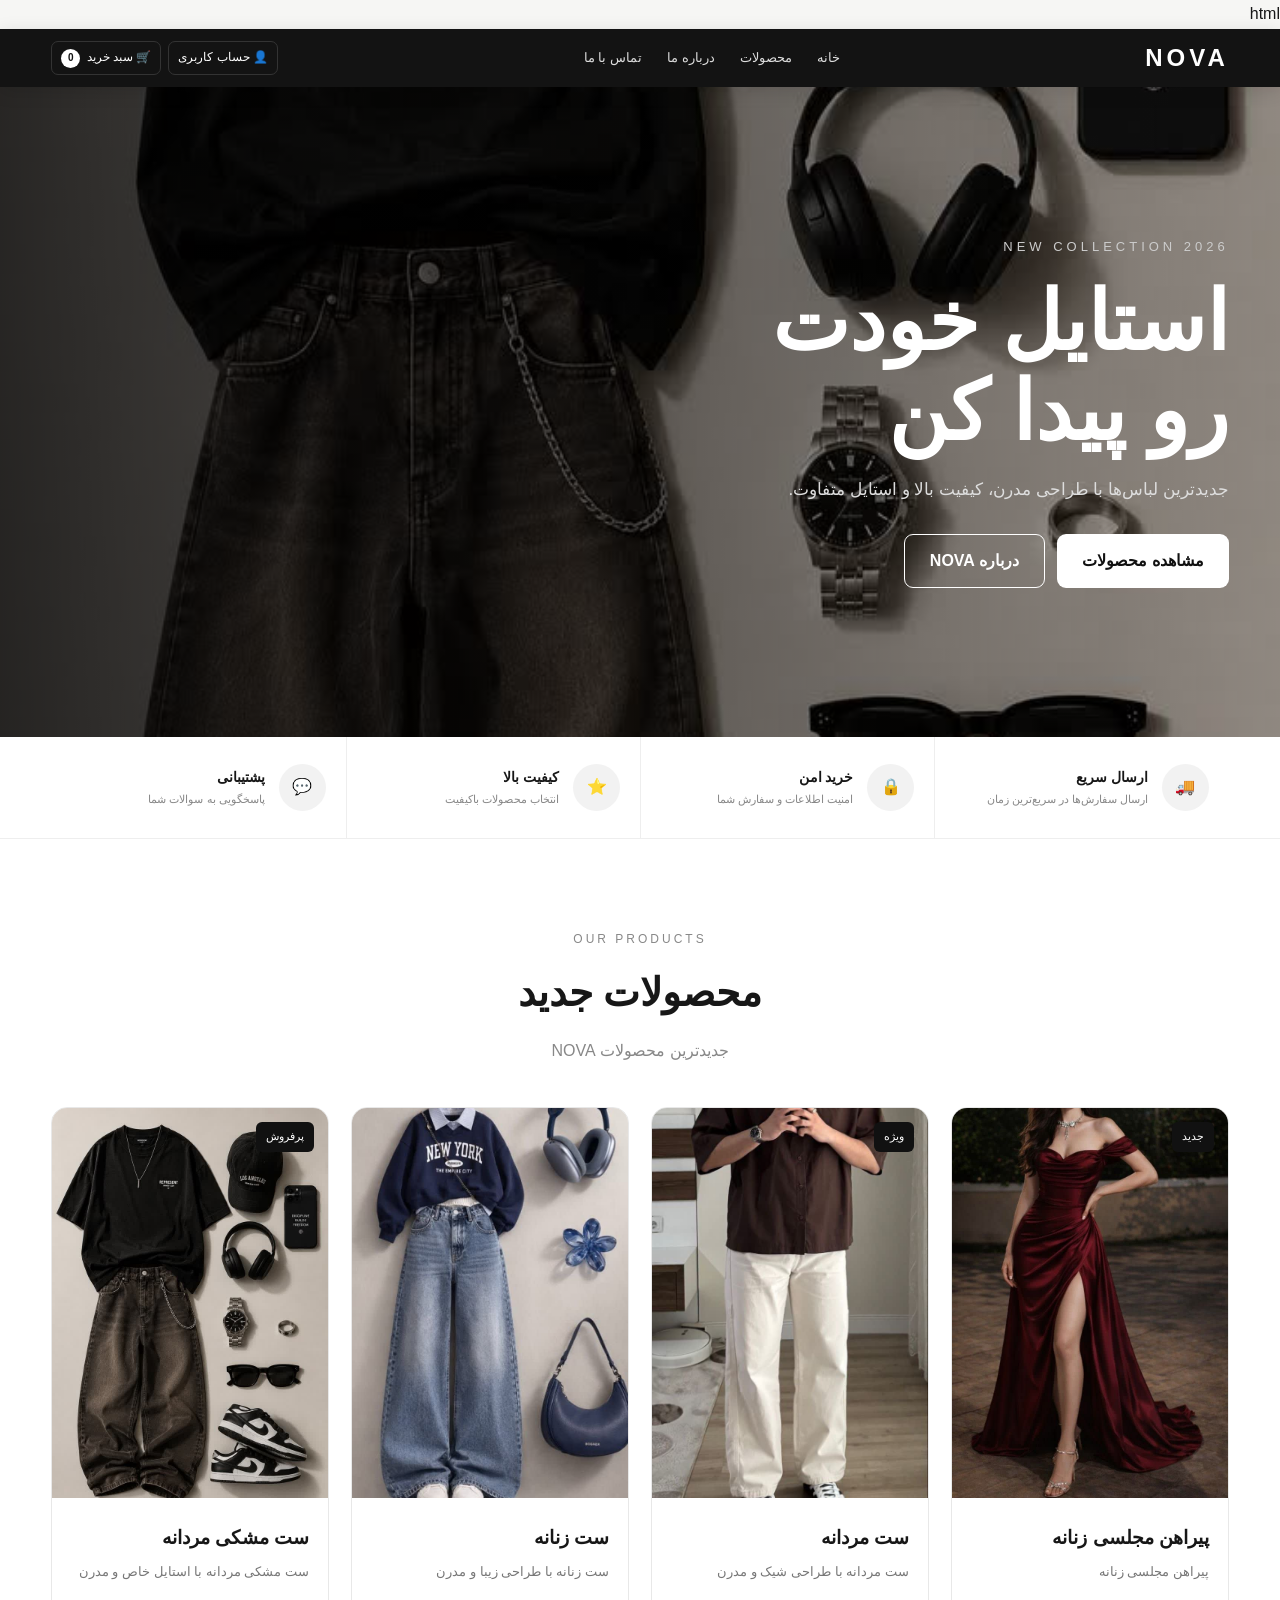
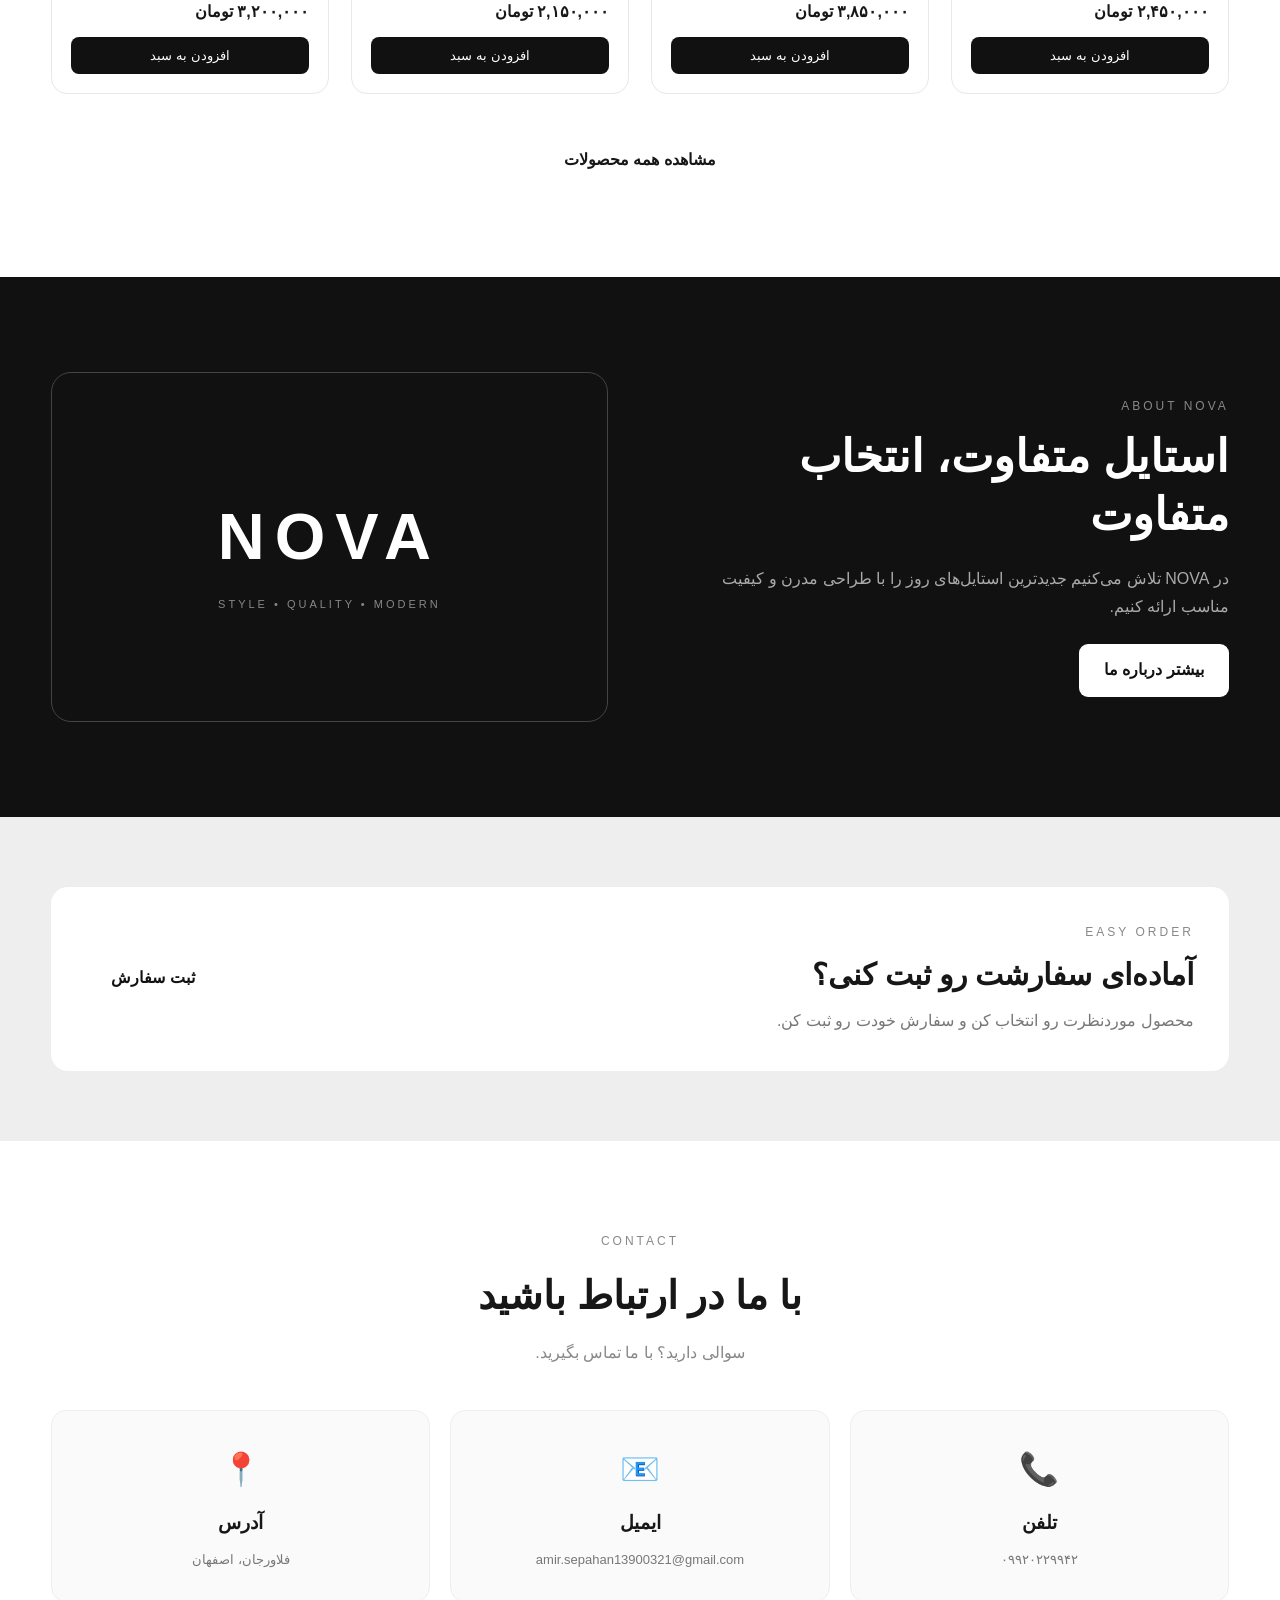
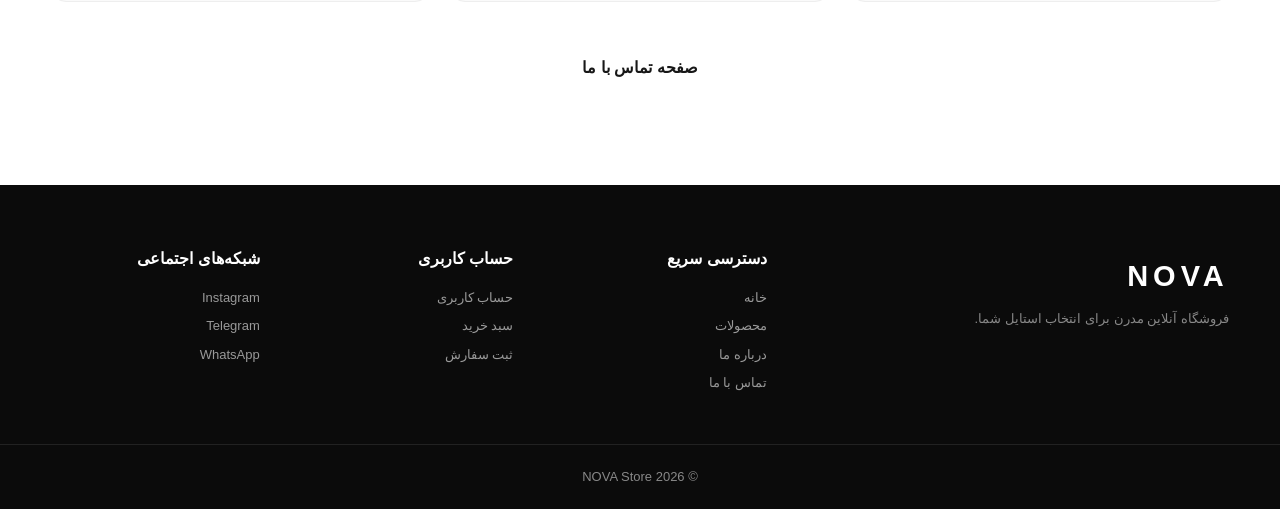
<file: index.html>
html
<!DOCTYPE html>
<html lang="fa" dir="rtl">

<head>
    <meta charset="UTF-8">

    <meta name="viewport"
          content="width=device-width, initial-scale=1.0">

    <meta name="description"
          content="NOVA Store - فروشگاه آنلاین مدرن">

    <title>NOVA Store | فروشگاه آنلاین</title>

    <link rel="stylesheet" href="style.css">
</head>

<body>

<!-- =====================================================
     HEADER
===================================================== -->

<header class="header">

    <div class="container header-inner">

        <!-- لوگو -->
        <a href="index.html" class="logo">
            NOVA
        </a>

        <!-- منوی اصلی -->
        <nav class="navigation" id="mainNavigation">

            <a href="index.html">
                خانه
            </a>

            <a href="products.html">
                محصولات
            </a>

            <a href="about.html">
                درباره ما
            </a>

            <a href="contact.html">
                تماس با ما
            </a>

        </nav>

        <!-- بخش سمت چپ هدر -->
        <div class="header-actions">

            <a href="account.html" class="account-button">
                👤
                <span>حساب کاربری</span>
            </a>

            <a href="cart.html" class="cart-button">
                🛒
                <span>سبد خرید</span>

                <b id="cartCount">0</b>
            </a>

        </div>

        <!-- منوی موبایل -->
        <button
            class="menu-btn"
            id="menuBtn"
            type="button"
            aria-label="باز کردن منو">

            ☰

        </button>

    </div>

</header>


<!-- =====================================================
     MAIN
===================================================== -->

<main>

<!-- =====================================================
     HERO
===================================================== -->

<section class="hero" id="home">

    <div class="container hero-content">

        <div class="hero-text">

            <span class="small-title">
                NEW COLLECTION 2026
            </span>

            <h1>
                استایل خودت
                <br>
                رو پیدا کن
            </h1>

            <p>
                جدیدترین لباس‌ها با طراحی مدرن،
                کیفیت بالا و استایل متفاوت.
            </p>

            <div class="hero-buttons">

                <a href="products.html"
                   class="primary-btn">
                    مشاهده محصولات
                </a>

                <a href="about.html"
                   class="secondary-btn">
                    درباره NOVA
                </a>

            </div>

        </div>

    </div>

</section>


<!-- =====================================================
     FEATURES
===================================================== -->

<section class="features">

    <div class="container features-grid">

        <div class="feature">

            <div class="feature-icon">
                🚚
            </div>

            <div>
                <h3>ارسال سریع</h3>

                <p>
                    ارسال سفارش‌ها در سریع‌ترین زمان
                </p>
            </div>

        </div>


        <div class="feature">

            <div class="feature-icon">
                🔒
            </div>

            <div>
                <h3>خرید امن</h3>

                <p>
                    امنیت اطلاعات و سفارش شما
                </p>
            </div>

        </div>


        <div class="feature">

            <div class="feature-icon">
                ⭐
            </div>

            <div>
                <h3>کیفیت بالا</h3>

                <p>
                    انتخاب محصولات باکیفیت
                </p>
            </div>

        </div>


        <div class="feature">

            <div class="feature-icon">
                💬
            </div>

            <div>
                <h3>پشتیبانی</h3>

                <p>
                    پاسخگویی به سوالات شما
                </p>
            </div>

        </div>

    </div>

</section>


<!-- =====================================================
     PRODUCTS PREVIEW
===================================================== -->

<section class="products-section" id="products">

    <div class="container">

        <div class="section-title">

            <span>
                OUR PRODUCTS
            </span>

            <h2>
                محصولات جدید
            </h2>

            <p>
                جدیدترین محصولات NOVA
            </p>

        </div>


        <div class="products-grid">


            <!-- =================================================
                 PRODUCT 1
            ================================================== -->

            <article class="product-card">

                <a href="product.html?id=1"
                   class="product-image">

                    <img
                        src="images/product1.jpg"
                        alt="پیراهن مجلسی زنانه">

                    <span class="product-tag">
                        جدید
                    </span>

                </a>

                <div class="product-info">

                    <a href="product.html?id=1">

                        <h3>
                            پیراهن مجلسی زنانه
                        </h3>

                    </a>

                    <p>
                        پیراهن مجلسی زنانه
                    </p>

                    <div class="product-bottom">

                        <strong>
                            ۲,۴۵۰,۰۰۰ تومان
                        </strong>

                        <button
                            class="add-cart"
                            data-id="1"
                            data-name="پیراهن مجلسی زنانه"
                            data-price="2450000"
                            data-image="images/product1.jpg">

                            افزودن به سبد

                        </button>

                    </div>

                </div>

            </article>


            <!-- =================================================
                 PRODUCT 2
            ================================================== -->

            <article class="product-card">

                <a href="product.html?id=2"
                   class="product-image">

                    <img
                        src="images/product2.jpg"
                        alt="ست مردانه">

                    <span class="product-tag">
                        ویژه
                    </span>

                </a>

                <div class="product-info">

                    <a href="product.html?id=2">

                        <h3>
                            ست مردانه
                        </h3>

                    </a>

                    <p>
                        ست مردانه با طراحی شیک و مدرن
                    </p>

                    <div class="product-bottom">

                        <strong>
                            ۳,۸۵۰,۰۰۰ تومان
                        </strong>

                        <button
                            class="add-cart"
                            data-id="2"
                            data-name="ست مردانه"
                            data-price="3850000"
                            data-image="images/product2.jpg">

                            افزودن به سبد

                        </button>

                    </div>

                </div>

            </article>


            <!-- =================================================
                 PRODUCT 3
            ================================================== -->

            <article class="product-card">

                <a href="product.html?id=3"
                   class="product-image">

                    <img
                        src="images/product3.jpg"
                        alt="ست زنانه">

                </a>

                <div class="product-info">

                    <a href="product.html?id=3">

                        <h3>
                            ست زنانه
                        </h3>

                    </a>

                    <p>
                        ست زنانه با طراحی زیبا و مدرن
                    </p>

                    <div class="product-bottom">

                        <strong>
                            ۲,۱۵۰,۰۰۰ تومان
                        </strong>

                        <button
                            class="add-cart"
                            data-id="3"
                            data-name="ست زنانه"
                            data-price="2150000"
                            data-image="images/product3.jpg">

                            افزودن به سبد

                        </button>

                    </div>

                </div>

            </article>


            <!-- =================================================
                 PRODUCT 4
            ================================================== -->

            <article class="product-card">

                <a href="product.html?id=4"
                   class="product-image">

                    <img
                        src="images/product4.jpg"
                        alt="ست مشکی مردانه">

                    <span class="product-tag">
                        پرفروش
                    </span>

                </a>

                <div class="product-info">

                    <a href="product.html?id=4">

                        <h3>
                            ست مشکی مردانه
                        </h3>

                    </a>

                    <p>
                        ست مشکی مردانه با استایل خاص و مدرن
                    </p>

                    <div class="product-bottom">

                        <strong>
                            ۳,۲۰۰,۰۰۰ تومان
                        </strong>

                        <button
                            class="add-cart"
                            data-id="4"
                            data-name="ست مشکی مردانه"
                            data-price="3200000"
                            data-image="images/product4.jpg">

                            افزودن به سبد

                        </button>

                    </div>

                </div>

            </article>

        </div>


        <div class="center-button">

            <a href="products.html"
               class="outline-btn">

                مشاهده همه محصولات

            </a>

        </div>

    </div>

</section>


<!-- =====================================================
     ABOUT
===================================================== -->

<section class="about-preview">

    <div class="container about-grid">

        <div class="about-text">

            <span class="section-label">
                ABOUT NOVA
            </span>

            <h2>
                استایل متفاوت،
                انتخاب متفاوت
            </h2>

            <p>
                در NOVA تلاش می‌کنیم
                جدیدترین استایل‌های روز را
                با طراحی مدرن و کیفیت مناسب
                ارائه کنیم.
            </p>

            <a href="about.html"
               class="primary-btn">

                بیشتر درباره ما

            </a>

        </div>


        <div class="about-box">

            <strong>
                NOVA
            </strong>

            <span>
                STYLE • QUALITY • MODERN
            </span>

        </div>

    </div>

</section>


<!-- =====================================================
     ORDER
===================================================== -->

<section class="order-preview">

    <div class="container order-box">

        <div>

            <span class="section-label">
                EASY ORDER
            </span>

            <h2>
                آماده‌ای سفارشت رو ثبت کنی؟
            </h2>

            <p>
                محصول موردنظرت رو انتخاب کن
                و سفارش خودت رو ثبت کن.
            </p>

        </div>

        <a href="order.html"
           class="primary-btn">

            ثبت سفارش

        </a>

    </div>

</section>


<!-- =====================================================
     CONTACT
===================================================== -->

<section class="contact-preview">

    <div class="container">

        <div class="section-title">

            <span>
                CONTACT
            </span>

            <h2>
                با ما در ارتباط باشید
            </h2>

            <p>
                سوالی دارید؟ با ما تماس بگیرید.
            </p>

        </div>


        <div class="contact-cards">

            <!-- تلفن -->

            <div class="contact-card">

                <span>📞</span>

                <h3>
                    تلفن
                </h3>

                <p>
                    ۰۹۹۲۰۲۲۹۹۴۲
                </p>

            </div>


            <!-- ایمیل -->

            <div class="contact-card">

                <span>📧</span>

                <h3>
                    ایمیل
                </h3>

                <p>
                    amir.sepahan13900321@gmail.com
                </p>

            </div>


            <!-- آدرس -->

            <div class="contact-card">

                <span>📍</span>

                <h3>
                    آدرس
                </h3>

                <p>
                    فلاورجان، اصفهان
                </p>

            </div>

        </div>


        <div class="center-button">

            <a href="contact.html"
               class="outline-btn">

                صفحه تماس با ما

            </a>

        </div>

    </div>

</section>

</main>


<!-- =====================================================
     FOOTER
===================================================== -->

<footer class="footer">

    <div class="container footer-grid">

        <!-- درباره NOVA -->

        <div class="footer-about">

            <a href="index.html"
               class="footer-logo">

                NOVA

            </a>

            <p>
                فروشگاه آنلاین مدرن
                برای انتخاب استایل شما.
            </p>

        </div>


        <!-- دسترسی سریع -->

        <div class="footer-column">

            <h3>
                دسترسی سریع
            </h3>

            <a href="index.html">
                خانه
            </a>

            <a href="products.html">
                محصولات
            </a>

            <a href="about.html">
                درباره ما
            </a>

            <a href="contact.html">
                تماس با ما
            </a>

        </div>


        <!-- حساب کاربری -->

        <div class="footer-column">

            <h3>
                حساب کاربری
            </h3>

            <a href="account.html">
                حساب کاربری
            </a>

            <a href="cart.html">
                سبد خرید
            </a>

            <a href="order.html">
                ثبت سفارش
            </a>

        </div>


        <!-- شبکه‌های اجتماعی -->

        <div class="footer-column">

            <h3>
                شبکه‌های اجتماعی
            </h3>

            <a
                href="https://instagram.com/amir_javidnaman"
                target="_blank"
                rel="noopener noreferrer">

                Instagram
            </a>

            <a
                href="https://t.me/amir_dused"
                target="_blank"
                rel="noopener noreferrer">

                Telegram
            </a>

            <a
                href="https://wa.me/989920229942"
                target="_blank"
                rel="noopener noreferrer">

                WhatsApp
            </a>

        </div>

    </div>


    <div class="footer-bottom">

        <p>
            © 2026 NOVA Store
        </p>

    </div>

</footer>


<script src="script.js"></script>

</body>
</html>
</file>
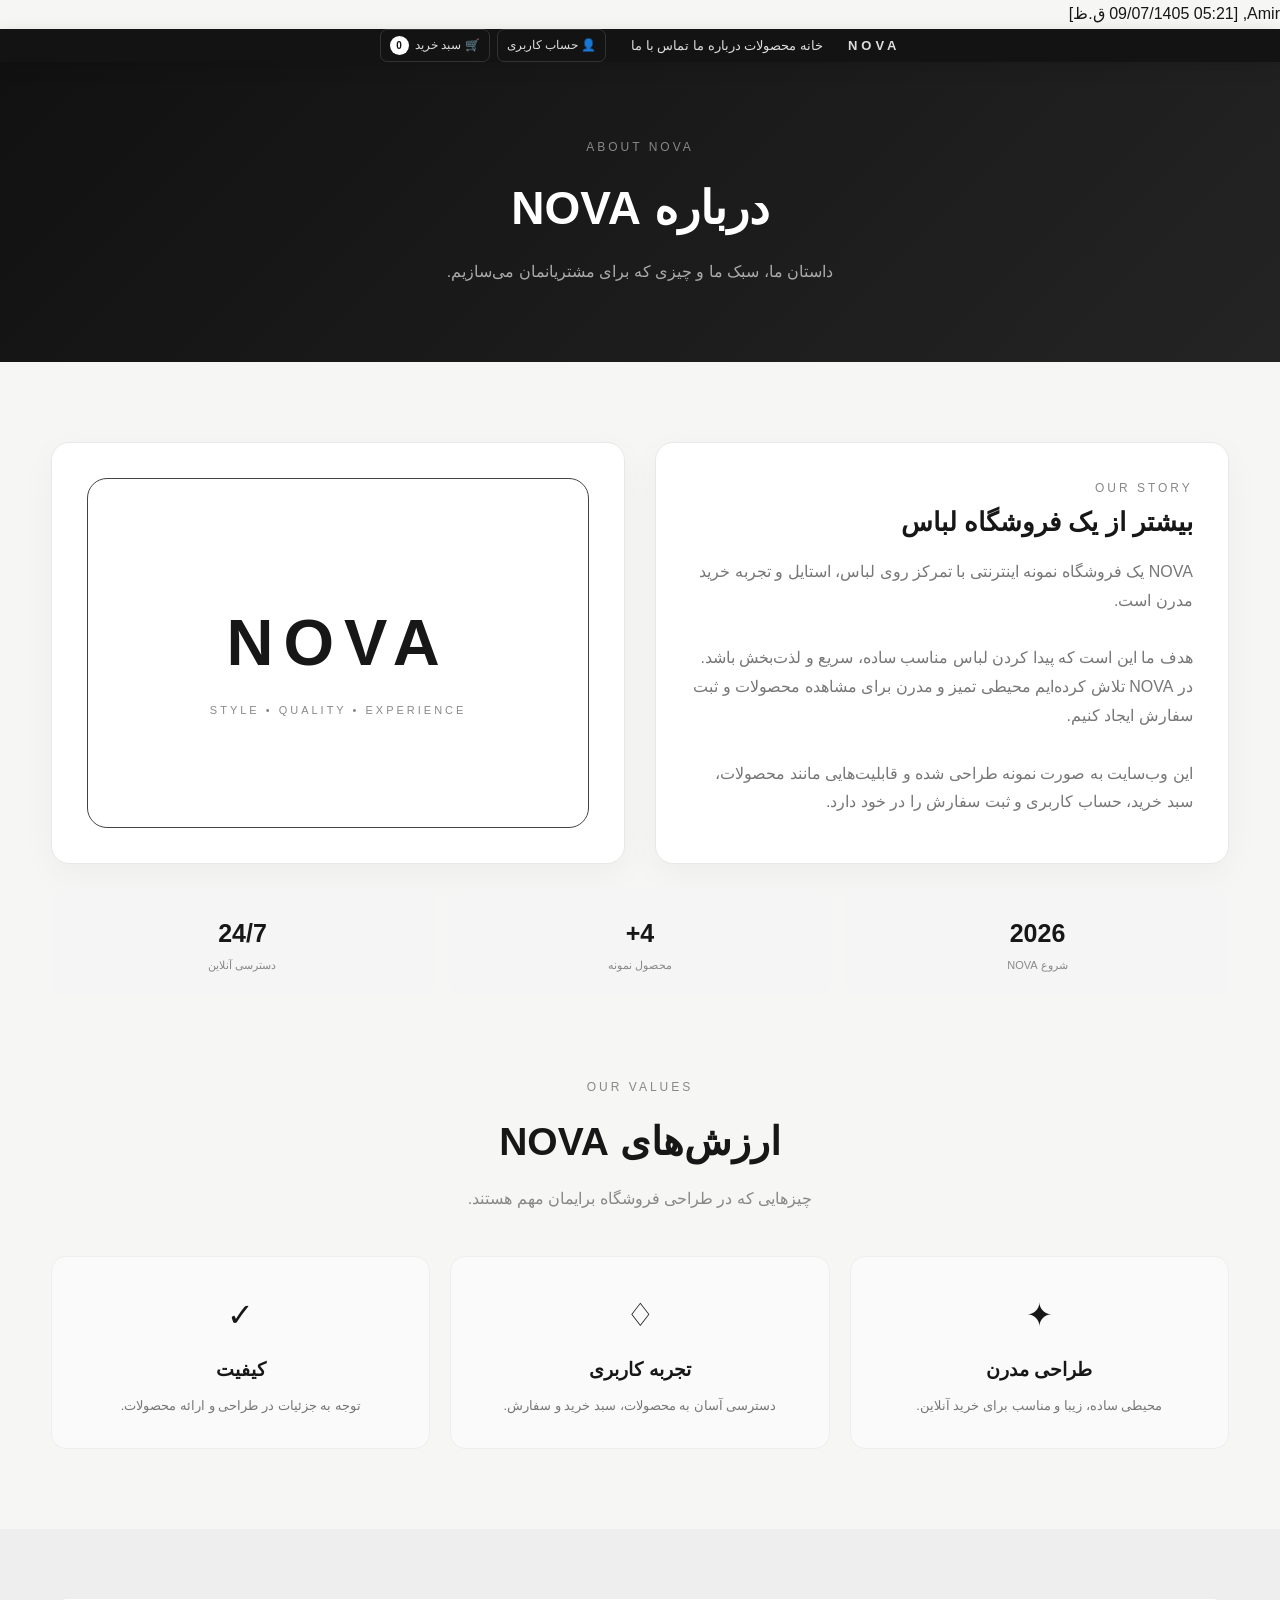
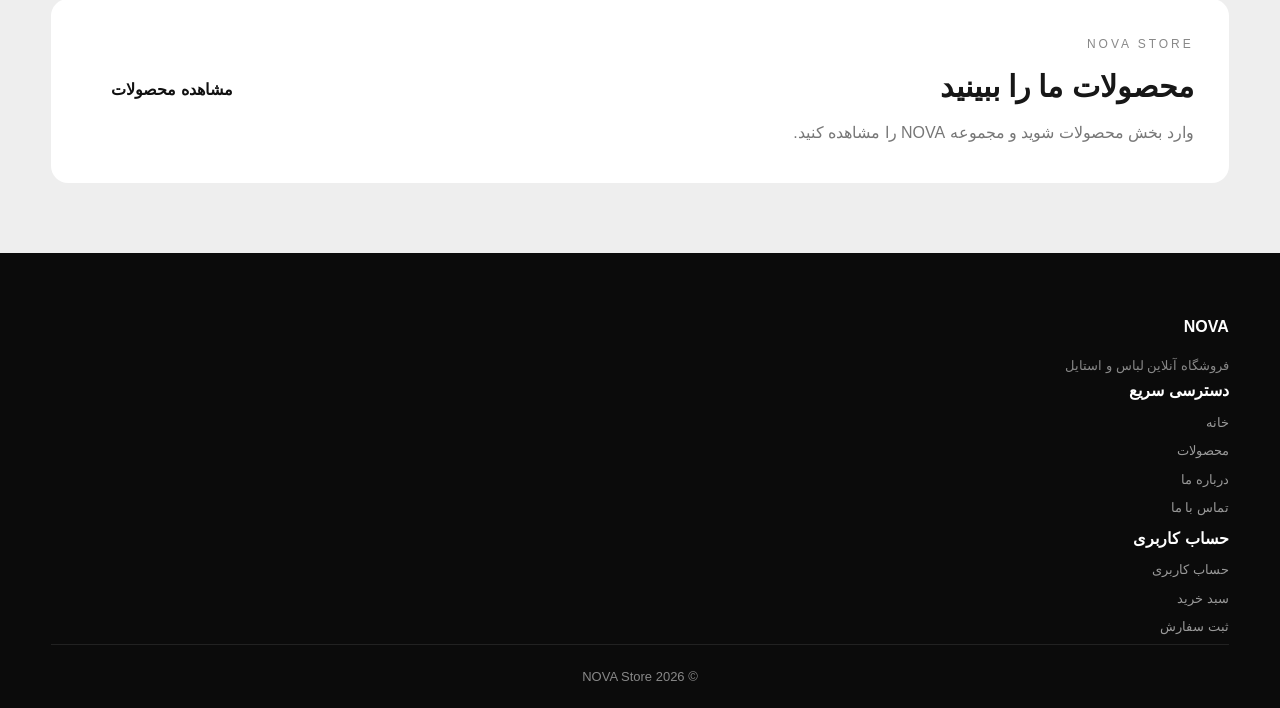
<file: about.html>
Amir, [09/07/1405 05:21 ق.ظ]
<!DOCTYPE html>
<html lang="fa" dir="rtl">

<head>
    <meta charset="UTF-8">
    <meta name="viewport" content="width=device-width, initial-scale=1.0">

    <title>درباره ما | NOVA Store</title>

    <link rel="stylesheet" href="style.css">
</head>

<body>

<!-- HEADER -->

<header class="header">

    <div class="container navigation">

        <a href="index.html" class="logo">
            NOVA
        </a>

        <nav>

            <a href="index.html">
                خانه
            </a>

            <a href="products.html">
                محصولات
            </a>

            <a href="about.html">
                درباره ما
            </a>

            <a href="contact.html">
                تماس با ما
            </a>

        </nav>

        <div class="header-actions">

            <a href="account.html">
                👤 حساب کاربری
            </a>

            <a href="cart.html">
                🛒 سبد خرید
                <b id="cartCount">0</b>
            </a>

            <button id="menuBtn" class="menu-btn">
                ☰
            </button>

        </div>

    </div>

</header>


<!-- PAGE TITLE -->

<section class="page-title">

    <div class="container">

        <span class="section-label">
            ABOUT NOVA
        </span>

        <h1>
            درباره NOVA
        </h1>

        <p>
            داستان ما، سبک ما و چیزی که برای مشتریانمان می‌سازیم.
        </p>

    </div>

</section>


<!-- ABOUT -->

<section class="about-page">

    <div class="container">


        <div class="about-page-grid">


            <!-- متن اصلی -->

            <div class="about-content-card">

                <span class="section-label">
                    OUR STORY
                </span>

                <h2>
                    بیشتر از یک فروشگاه لباس
                </h2>

                <p>
                    NOVA یک فروشگاه نمونه اینترنتی با تمرکز
                    روی لباس، استایل و تجربه خرید مدرن است.
                </p>

                <br>

                <p>
                    هدف ما این است که پیدا کردن لباس مناسب
                    ساده، سریع و لذت‌بخش باشد. در NOVA تلاش
                    کرده‌ایم محیطی تمیز و مدرن برای مشاهده
                    محصولات و ثبت سفارش ایجاد کنیم.
                </p>

                <br>

                <p>
                    این وب‌سایت به صورت نمونه طراحی شده و
                    قابلیت‌هایی مانند محصولات، سبد خرید،
                    حساب کاربری و ثبت سفارش را در خود دارد.
                </p>

            </div>


            <!-- کارت NOVA -->

            <div class="about-content-card">

                <div class="about-box">

                    <strong>
                        NOVA
                    </strong>

                    <span>
                        STYLE • QUALITY • EXPERIENCE
                    </span>

                </div>

            </div>

        </div>


        <!-- آمار -->

        <div class="about-stat-grid">

            <div class="about-stat">

                <strong>
                    2026
                </strong>

                <span>
                    شروع NOVA
                </span>

            </div>


            <div class="about-stat">

                <strong>
                    4+
                </strong>

                <span>
                    محصول نمونه
                </span>

            </div>


            <div class="about-stat">

                <strong>
                    24/7
                </strong>

                <span>
                    دسترسی آنلاین
                </span>

            </div>

        </div>


        <!-- ارزش ها -->

        <div class="section-title" style="margin-top: 80px;">

            <span>
                OUR VALUES
            </span>

            <h2>
                ارزش‌های NOVA
            </h2>

            <p>
                چیزهایی که در طراحی فروشگاه برایمان مهم هستند.
            </p>

        </div>


        <div class="contact-cards">


            <div class="contact-card">


<span>
                    ✦
                </span>

                <h3>
                    طراحی مدرن
                </h3>

                <p>
                    محیطی ساده، زیبا و مناسب برای خرید آنلاین.
                </p>

            </div>


            <div class="contact-card">

                <span>
                    ♢
                </span>

                <h3>
                    تجربه کاربری
                </h3>

                <p>
                    دسترسی آسان به محصولات، سبد خرید و سفارش.
                </p>

            </div>


            <div class="contact-card">

                <span>
                    ✓
                </span>

                <h3>
                    کیفیت
                </h3>

                <p>
                    توجه به جزئیات در طراحی و ارائه محصولات.
                </p>

            </div>


        </div>

    </div>

</section>


<!-- CTA -->

<section class="order-preview">

    <div class="container">

        <div class="order-box">

            <div>

                <span class="section-label">
                    NOVA STORE
                </span>

                <h2>
                    محصولات ما را ببینید
                </h2>

                <p>
                    وارد بخش محصولات شوید و مجموعه NOVA را مشاهده کنید.
                </p>

            </div>

            <a
                href="products.html"
                class="primary-btn">

                مشاهده محصولات

            </a>

        </div>

    </div>

</section>


<!-- FOOTER -->

<footer class="footer">

    <div class="container">

        <div class="footer-content">

            <div>

                <h3>
                    NOVA
                </h3>

                <p>
                    فروشگاه آنلاین لباس و استایل
                </p>

            </div>


            <div>

                <h4>
                    دسترسی سریع
                </h4>

                <a href="index.html">
                    خانه
                </a>

                <a href="products.html">
                    محصولات
                </a>

                <a href="about.html">
                    درباره ما
                </a>

                <a href="contact.html">
                    تماس با ما
                </a>

            </div>


            <div>

                <h4>
                    حساب کاربری
                </h4>

                <a href="account.html">
                    حساب کاربری
                </a>

                <a href="cart.html">
                    سبد خرید
                </a>

                <a href="order.html">
                    ثبت سفارش
                </a>

            </div>

        </div>


        <div class="footer-bottom">

            <p>
                © 2026 NOVA Store
            </p>

        </div>

    </div>

</footer>


<script src="script.js"></script>

</body>

</html>
</file>
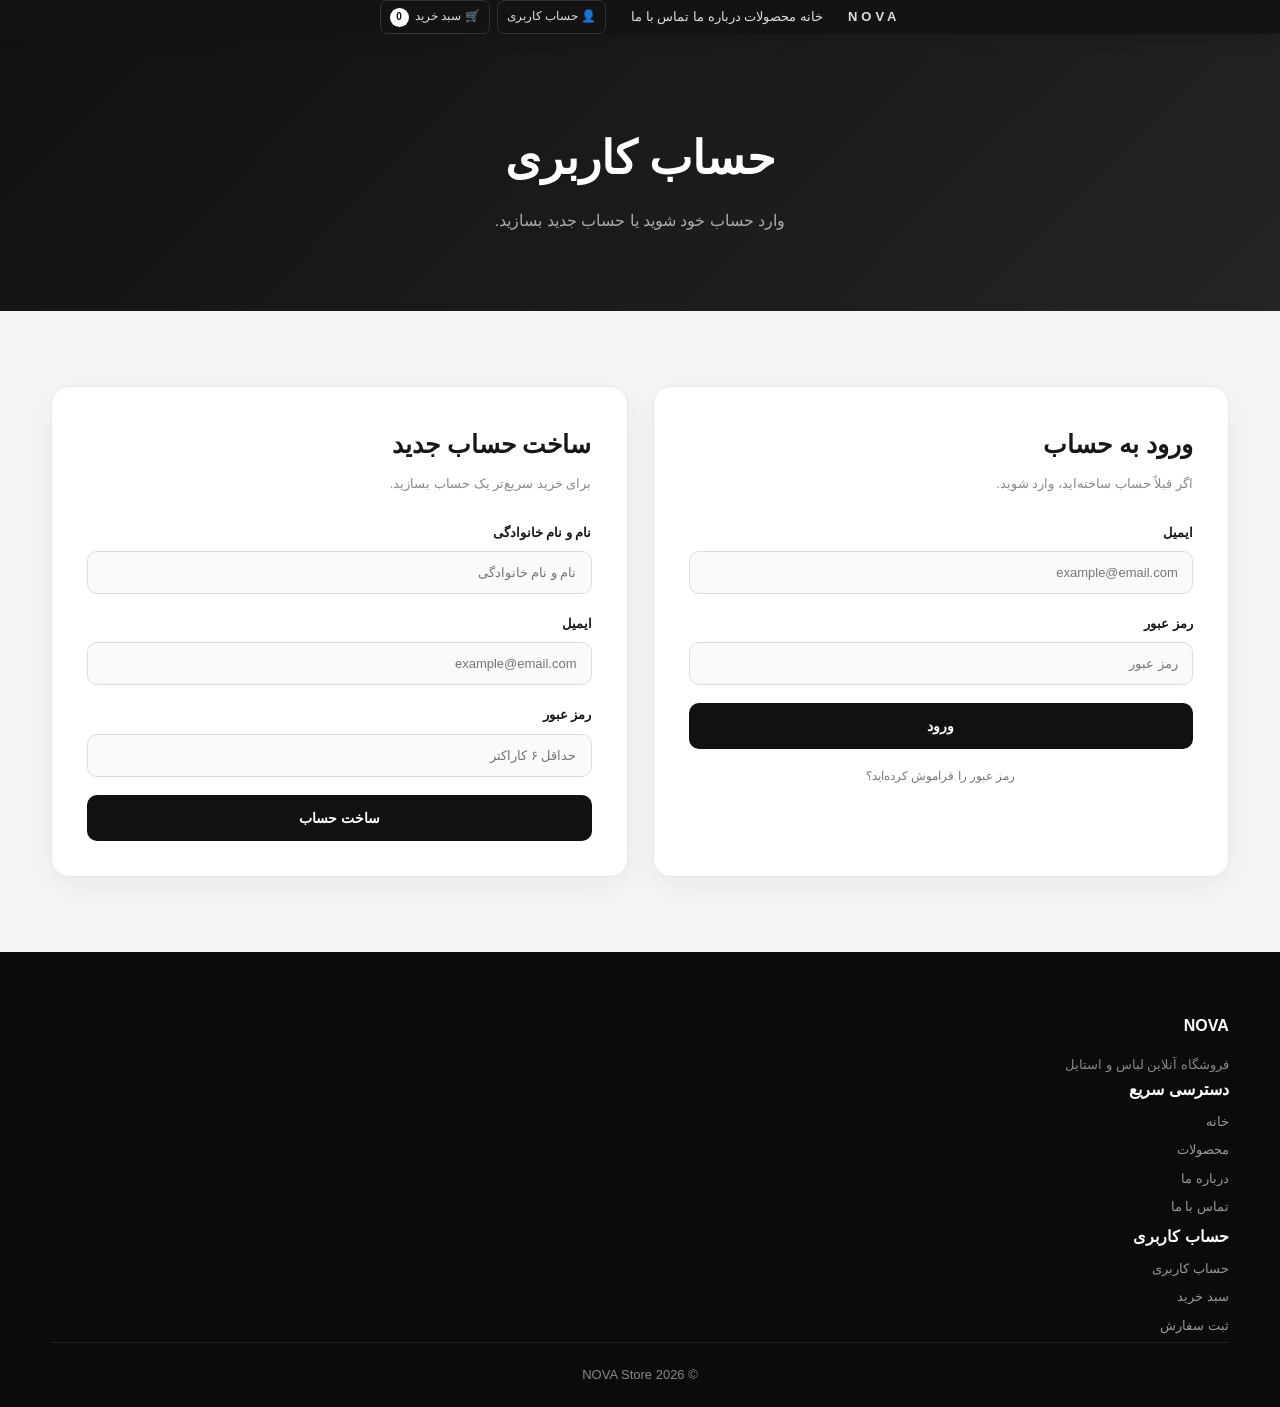
<file: account.html>
<!DOCTYPE html>
<html lang="fa" dir="rtl">

<head>
    <meta charset="UTF-8">

    <meta name="viewport"
          content="width=device-width, initial-scale=1.0">

    <title>حساب کاربری | NOVA Store</title>

    <link rel="stylesheet" href="style.css">
</head>

<body>


<!-- ================= HEADER ================= -->

<header class="header">

    <div class="container navigation">

        <a href="index.html" class="logo">
            NOVA
        </a>

        <nav>

            <a href="index.html">
                خانه
            </a>

            <a href="products.html">
                محصولات
            </a>

            <a href="about.html">
                درباره ما
            </a>

            <a href="contact.html">
                تماس با ما
            </a>

        </nav>

        <div class="header-actions">

            <a href="account.html">
                👤 حساب کاربری
            </a>

            <a href="cart.html">
                🛒 سبد خرید
                <b id="cartCount">0</b>
            </a>

            <button id="menuBtn" class="menu-btn">
                ☰
            </button>

        </div>

    </div>

</header>


<!-- ================= PAGE TITLE ================= -->

<section class="page-title">

    <div class="container">

        <h1>
            حساب کاربری
        </h1>

        <p>
            وارد حساب خود شوید یا حساب جدید بسازید.
        </p>

    </div>

</section>


<!-- ================= ACCOUNT ================= -->

<section class="account-section">

    <div class="container account-container">


        <!-- ورود -->

        <div class="account-box">

            <h2>
                ورود به حساب
            </h2>

            <p class="account-description">
                اگر قبلاً حساب ساخته‌اید، وارد شوید.
            </p>


            <form id="loginForm">

                <div class="form-group">

                    <label for="loginEmail">
                        ایمیل
                    </label>

                    <input
                        type="email"
                        id="loginEmail"
                        placeholder="example@email.com"
                        required>

                </div>


                <div class="form-group">

                    <label for="loginPassword">
                        رمز عبور
                    </label>

                    <input
                        type="password"
                        id="loginPassword"
                        placeholder="رمز عبور"
                        required>

                </div>


                <button
                    type="submit"
                    class="account-submit">

                    ورود

                </button>

            </form>


            <a href="#" class="forgot-password">
                رمز عبور را فراموش کرده‌اید؟
            </a>

        </div>


        <!-- ثبت نام -->

        <div class="account-box">

            <h2>
                ساخت حساب جدید
            </h2>

            <p class="account-description">
                برای خرید سریع‌تر یک حساب بسازید.
            </p>


            <form id="registerForm">

                <div class="form-group">

                    <label for="registerName">
                        نام و نام خانوادگی
                    </label>

                    <input
                        type="text"
                        id="registerName"
                        placeholder="نام و نام خانوادگی"
                        required>

                </div>


                <div class="form-group">

                    <label for="registerEmail">
                        ایمیل
                    </label>

                    <input
                        type="email"
                        id="registerEmail"
                        placeholder="example@email.com"
                        required>

                </div>


                <div class="form-group">


<label for="registerPassword">
                        رمز عبور
                    </label>

                    <input
                        type="password"
                        id="registerPassword"
                        placeholder="حداقل ۶ کاراکتر"
                        minlength="6"
                        required>

                </div>


                <button
                    type="submit"
                    class="account-submit">

                    ساخت حساب

                </button>

            </form>

        </div>


    </div>

</section>


<!-- ================= FOOTER ================= -->

<footer class="footer">

    <div class="container">

        <div class="footer-content">

            <div>

                <h3>
                    NOVA
                </h3>

                <p>
                    فروشگاه آنلاین لباس و استایل
                </p>

            </div>


            <div>

                <h4>
                    دسترسی سریع
                </h4>

                <a href="index.html">
                    خانه
                </a>

                <a href="products.html">
                    محصولات
                </a>

                <a href="about.html">
                    درباره ما
                </a>

                <a href="contact.html">
                    تماس با ما
                </a>

            </div>


            <div>

                <h4>
                    حساب کاربری
                </h4>

                <a href="account.html">
                    حساب کاربری
                </a>

                <a href="cart.html">
                    سبد خرید
                </a>

                <a href="order.html">
                    ثبت سفارش
                </a>

            </div>

        </div>


        <div class="footer-bottom">

            <p>
                © 2026 NOVA Store
            </p>

        </div>

    </div>

</footer>


<!-- ================= JAVASCRIPT ================= -->

<script src="script.js"></script>


<script>

const loginForm =
    document.getElementById("loginForm");

const registerForm =
    document.getElementById("registerForm");


/* ورود نمونه */

if (loginForm) {

    loginForm.addEventListener(
        "submit",
        function(event) {

            event.preventDefault();

            alert(
                "ورود با موفقیت انجام شد."
            );

        }
    );

}


/* ثبت‌نام نمونه */

if (registerForm) {

    registerForm.addEventListener(
        "submit",
        function(event) {

            event.preventDefault();

            alert(
                "حساب کاربری با موفقیت ساخته شد."
            );

        }
    );

}

</script>


</body>

</html>
</file>
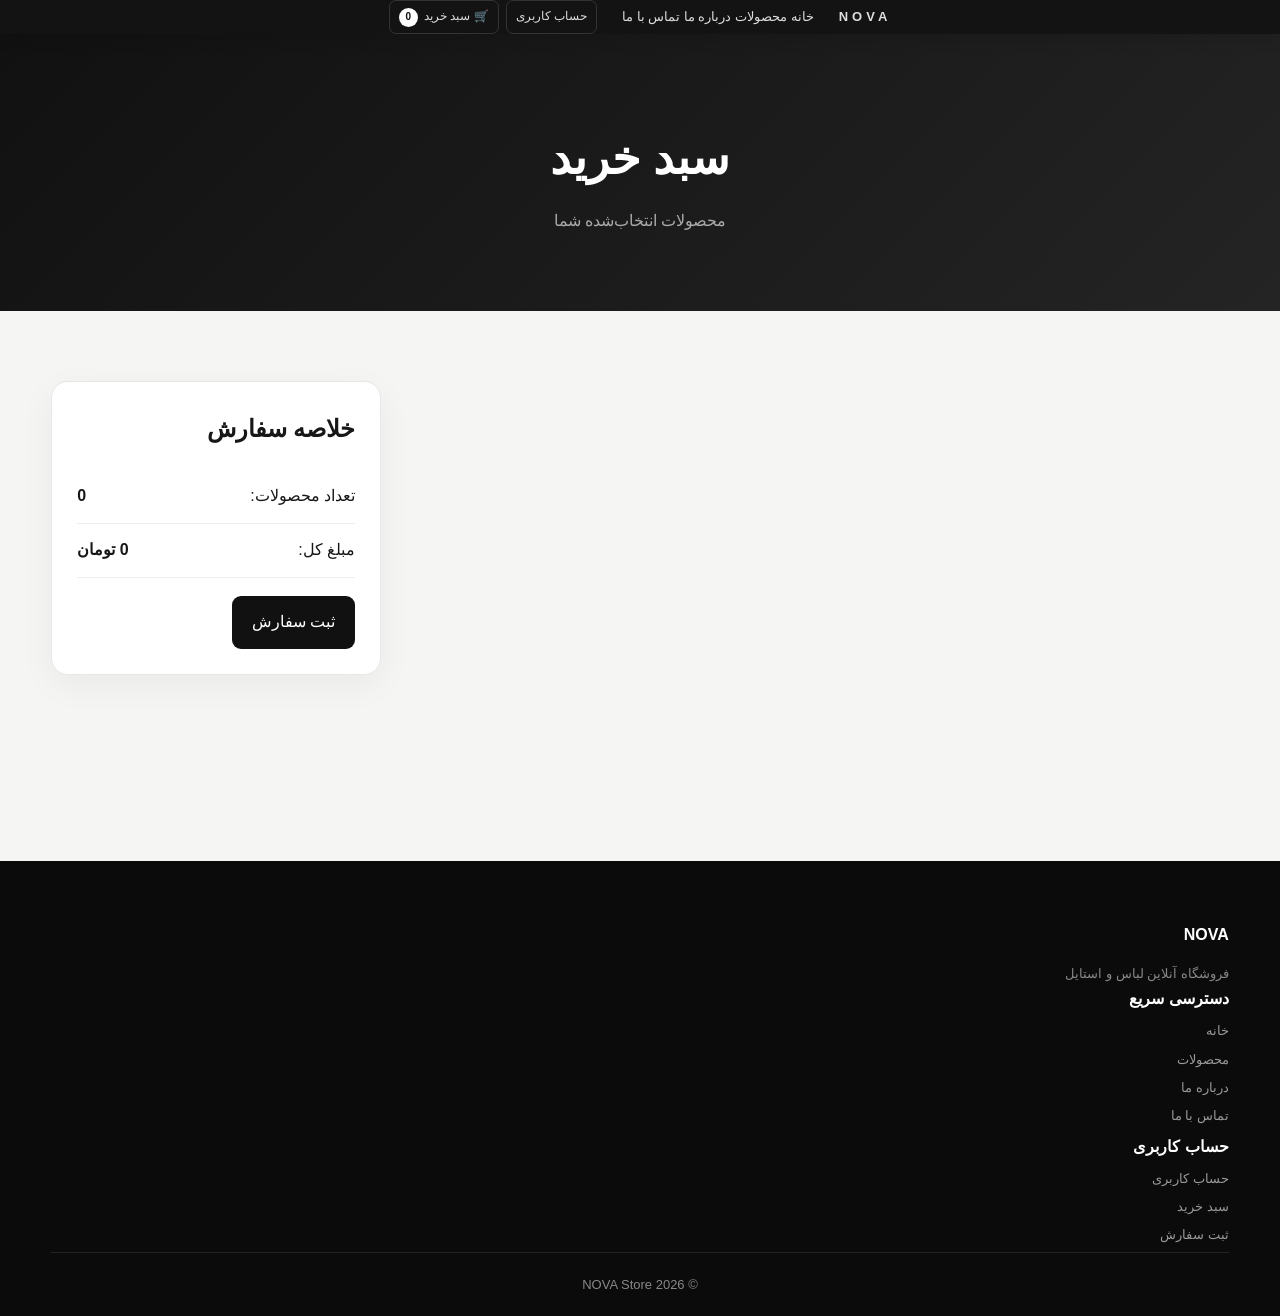
<file: cart.html>
<!DOCTYPE html>
<html lang="fa" dir="rtl">

<head>
    <meta charset="UTF-8">
    <meta name="viewport" content="width=device-width, initial-scale=1.0">

    <title>سبد خرید | NOVA Store</title>

    <link rel="stylesheet" href="style.css">
</head>

<body>

<header class="header">

    <div class="container navigation">

        <a href="index.html" class="logo">
            NOVA
        </a>

        <nav>

            <a href="index.html">
                خانه
            </a>

            <a href="products.html">
                محصولات
            </a>

            <a href="about.html">
                درباره ما
            </a>

            <a href="contact.html">
                تماس با ما
            </a>

        </nav>

        <div class="header-actions">

            <a href="account.html">
                حساب کاربری
            </a>

            <a href="cart.html">
                🛒 سبد خرید
                <b id="cartCount">0</b>
            </a>

            <button id="menuBtn" class="menu-btn">
                ☰
            </button>

        </div>

    </div>

</header>


<section class="page-title">

    <div class="container">

        <h1>
            سبد خرید
        </h1>

        <p>
            محصولات انتخاب‌شده شما
        </p>

    </div>

</section>


<section class="cart-section">

    <div class="container">

        <div id="cartItems">

            <!-- محصولات سبد خرید توسط JavaScript نمایش داده می‌شوند -->

        </div>


        <div class="cart-summary">

            <h2>
                خلاصه سفارش
            </h2>

            <p>
                تعداد محصولات:
                <strong id="cartTotalItems">0</strong>
            </p>

            <p>
                مبلغ کل:
                <strong id="cartTotalPrice">0 تومان</strong>
            </p>

            <a href="order.html" class="btn">
                ثبت سفارش
            </a>

        </div>


        <div id="emptyCart" class="empty-cart">

            <h2>
                سبد خرید خالی است 🛒
            </h2>

            <p>
                هنوز محصولی به سبد خرید اضافه نکرده‌اید.
            </p>

            <a href="products.html" class="btn">
                مشاهده محصولات
            </a>

        </div>

    </div>

</section>


<footer class="footer">

    <div class="container">

        <div class="footer-content">

            <div>

                <h3>NOVA</h3>

                <p>
                    فروشگاه آنلاین لباس و استایل
                </p>

            </div>


            <div>

                <h4>
                    دسترسی سریع
                </h4>

                <a href="index.html">
                    خانه
                </a>

                <a href="products.html">
                    محصولات
                </a>

                <a href="about.html">
                    درباره ما
                </a>

                <a href="contact.html">
                    تماس با ما
                </a>

            </div>


            <div>

                <h4>
                    حساب کاربری
                </h4>

                <a href="account.html">
                    حساب کاربری
                </a>

                <a href="cart.html">
                    سبد خرید
                </a>

                <a href="order.html">
                    ثبت سفارش
                </a>

            </div>

        </div>


        <div class="footer-bottom">

            <p>
                © 2026 NOVA Store
            </p>

        </div>

    </div>

</footer>


<script src="script.js"></script>

</body>

</html>
</file>
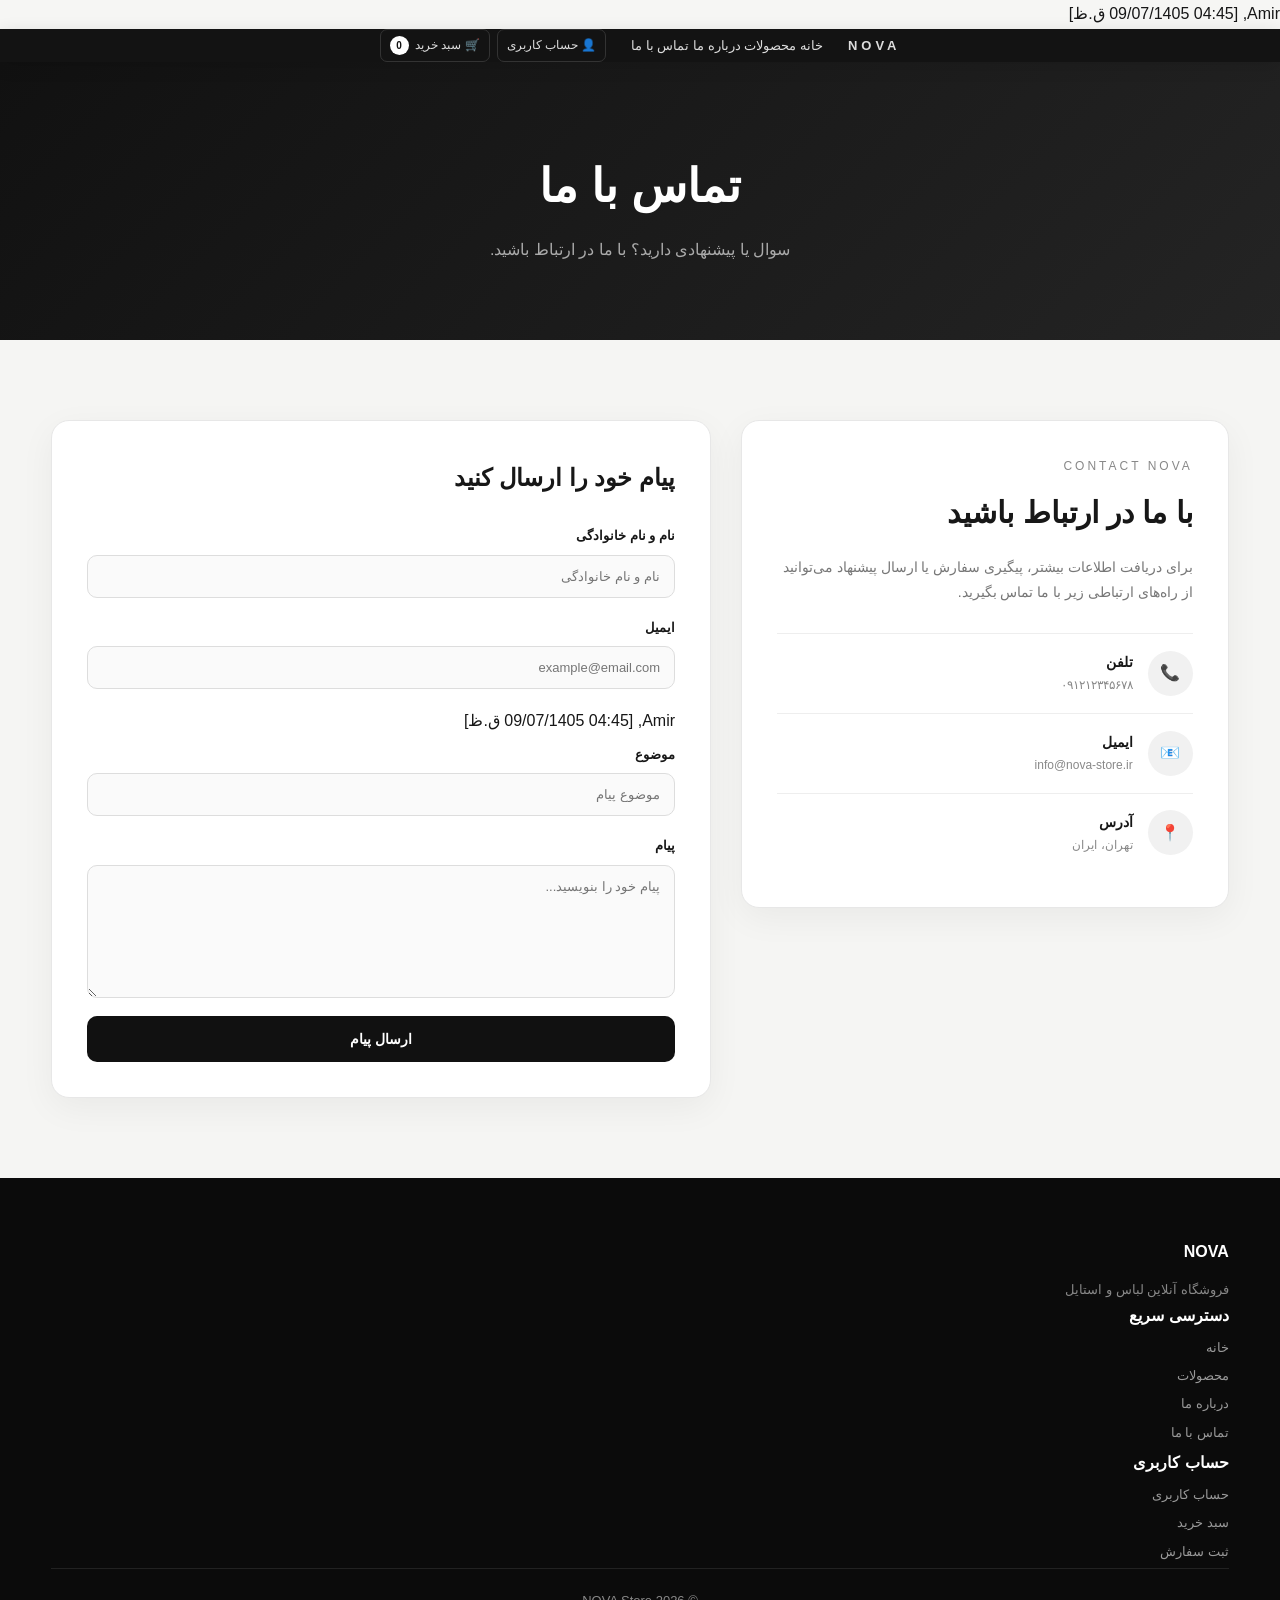
<file: contact.html>
Amir, [09/07/1405 04:45 ق.ظ]
<!DOCTYPE html>
<html lang="fa" dir="rtl">

<head>
    <meta charset="UTF-8">

    <meta name="viewport"
          content="width=device-width, initial-scale=1.0">

    <title>تماس با ما | NOVA Store</title>

    <link rel="stylesheet" href="style.css">
</head>

<body>

<!-- ================= HEADER ================= -->

<header class="header">

    <div class="container navigation">

        <a href="index.html" class="logo">
            NOVA
        </a>

        <nav>

            <a href="index.html">
                خانه
            </a>

            <a href="products.html">
                محصولات
            </a>

            <a href="about.html">
                درباره ما
            </a>

            <a href="contact.html">
                تماس با ما
            </a>

        </nav>

        <div class="header-actions">

            <a href="account.html">
                👤 حساب کاربری
            </a>

            <a href="cart.html">
                🛒 سبد خرید
                <b id="cartCount">0</b>
            </a>

            <button id="menuBtn" class="menu-btn">
                ☰
            </button>

        </div>

    </div>

</header>


<!-- ================= PAGE TITLE ================= -->

<section class="page-title">

    <div class="container">

        <h1>
            تماس با ما
        </h1>

        <p>
            سوال یا پیشنهادی دارید؟ با ما در ارتباط باشید.
        </p>

    </div>

</section>


<!-- ================= CONTACT ================= -->

<section class="contact-page">

    <div class="container contact-layout">


        <!-- اطلاعات تماس -->

        <div class="contact-info">

            <span class="section-label">
                CONTACT NOVA
            </span>

            <h2>
                با ما در ارتباط باشید
            </h2>

            <p>
                برای دریافت اطلاعات بیشتر، پیگیری سفارش
                یا ارسال پیشنهاد می‌توانید از راه‌های
                ارتباطی زیر با ما تماس بگیرید.
            </p>


            <div class="contact-item">

                <span>
                    📞
                </span>

                <div>

                    <h3>
                        تلفن
                    </h3>

                    <p>
                        ۰۹۱۲۱۲۳۴۵۶۷۸
                    </p>

                </div>

            </div>


            <div class="contact-item">

                <span>
                    📧
                </span>

                <div>

                    <h3>
                        ایمیل
                    </h3>

                    <p>
                        info@nova-store.ir
                    </p>

                </div>

            </div>


            <div class="contact-item">

                <span>
                    📍
                </span>

                <div>

                    <h3>
                        آدرس
                    </h3>

                    <p>
                        تهران، ایران
                    </p>

                </div>

            </div>

        </div>


        <!-- فرم تماس -->

        <div class="contact-form-box">

            <h2>
                پیام خود را ارسال کنید
            </h2>


            <form id="contactForm">


                <div class="form-group">

                    <label for="contactName">
                        نام و نام خانوادگی
                    </label>

                    <input
                        type="text"
                        id="contactName"
                        placeholder="نام و نام خانوادگی"
                        required>

                </div>


                <div class="form-group">

                    <label for="contactEmail">
                        ایمیل
                    </label>

                    <input
                        type="email"
                        id="contactEmail"
                        placeholder="example@email.com"
                        required>

                </div>


                <div class="form-group">

Amir, [09/07/1405 04:45 ق.ظ]
<label for="contactSubject">
                        موضوع
                    </label>

                    <input
                        type="text"
                        id="contactSubject"
                        placeholder="موضوع پیام"
                        required>

                </div>


                <div class="form-group">

                    <label for="contactMessage">
                        پیام
                    </label>

                    <textarea
                        id="contactMessage"
                        rows="7"
                        placeholder="پیام خود را بنویسید..."
                        required></textarea>

                </div>


                <button
                    type="submit"
                    class="contact-submit">

                    ارسال پیام

                </button>

            </form>

        </div>


    </div>

</section>


<!-- ================= FOOTER ================= -->

<footer class="footer">

    <div class="container">

        <div class="footer-content">

            <div>

                <h3>
                    NOVA
                </h3>

                <p>
                    فروشگاه آنلاین لباس و استایل
                </p>

            </div>


            <div>

                <h4>
                    دسترسی سریع
                </h4>

                <a href="index.html">
                    خانه
                </a>

                <a href="products.html">
                    محصولات
                </a>

                <a href="about.html">
                    درباره ما
                </a>

                <a href="contact.html">
                    تماس با ما
                </a>

            </div>


            <div>

                <h4>
                    حساب کاربری
                </h4>

                <a href="account.html">
                    حساب کاربری
                </a>

                <a href="cart.html">
                    سبد خرید
                </a>

                <a href="order.html">
                    ثبت سفارش
                </a>

            </div>

        </div>


        <div class="footer-bottom">

            <p>
                © 2026 NOVA Store
            </p>

        </div>

    </div>

</footer>


<!-- ================= JAVASCRIPT ================= -->

<script src="script.js"></script>


<script>

const contactForm =
    document.getElementById("contactForm");


if (contactForm) {

    contactForm.addEventListener(
        "submit",
        function(event) {

            event.preventDefault();

            alert(
                "پیام شما با موفقیت ارسال شد."
            );

            contactForm.reset();

        }
    );

}

</script>


</body>

</html>
</file>
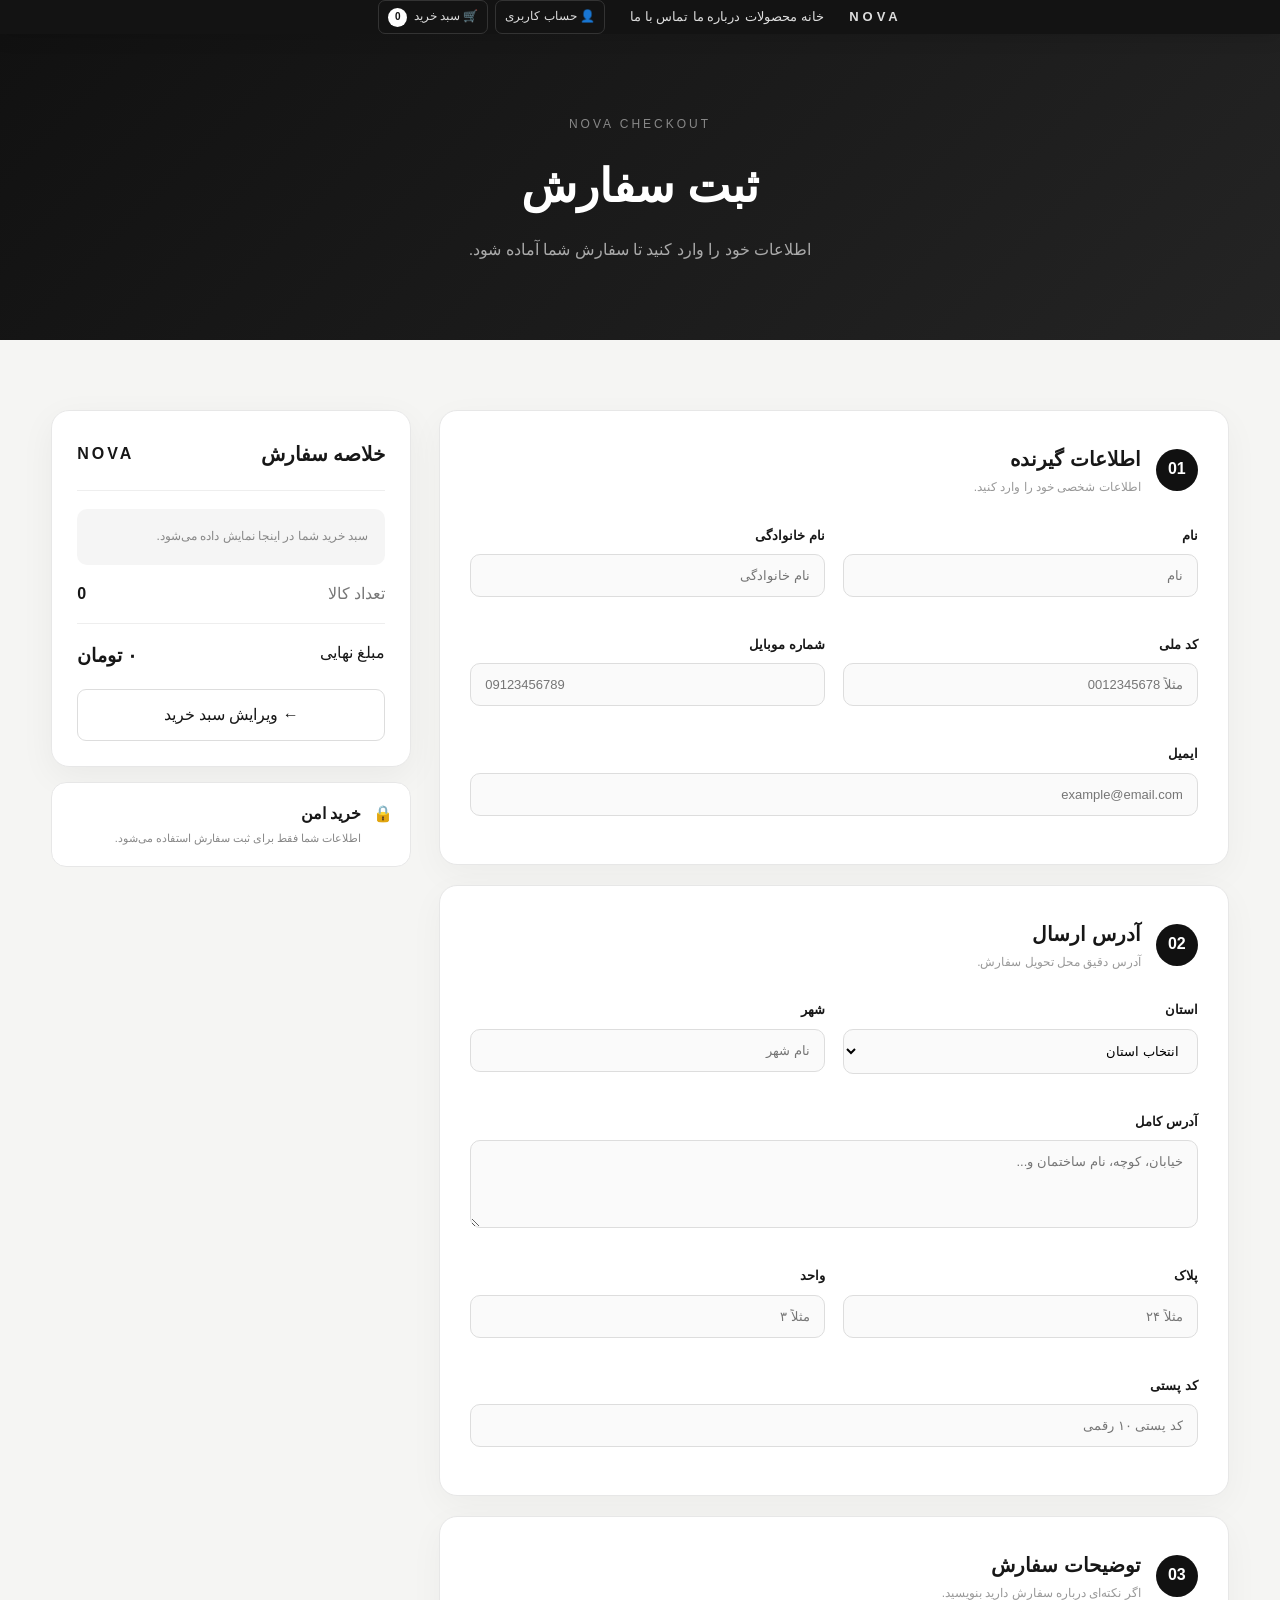
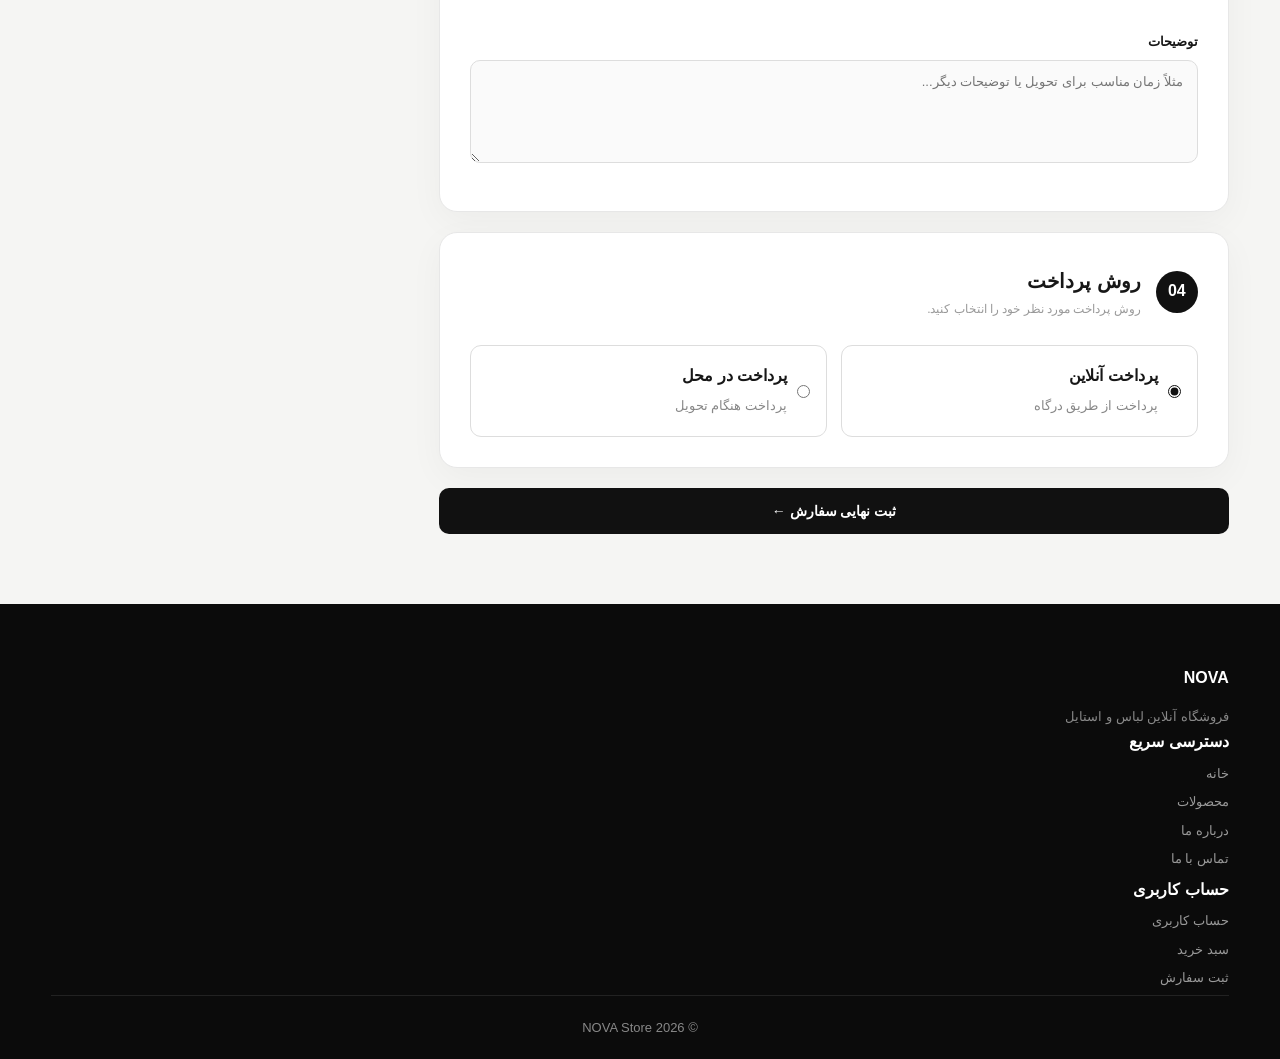
<file: oder.html>
<!DOCTYPE html>
<html lang="fa" dir="rtl">

<head>
    <meta charset="UTF-8">
    <meta name="viewport" content="width=device-width, initial-scale=1.0">

    <title>ثبت سفارش | NOVA Store</title>

    <link rel="stylesheet" href="style.css">
</head>

<body>

<header class="header">

    <div class="container navigation">

        <a href="index.html" class="logo">
            NOVA
        </a>

        <nav>
            <a href="index.html">خانه</a>
            <a href="products.html">محصولات</a>
            <a href="about.html">درباره ما</a>
            <a href="contact.html">تماس با ما</a>
        </nav>

        <div class="header-actions">

            <a href="account.html">
                👤 حساب کاربری
            </a>

            <a href="cart.html">
                🛒 سبد خرید
                <b id="cartCount">0</b>
            </a>

            <button id="menuBtn" class="menu-btn">
                ☰
            </button>

        </div>

    </div>

</header>


<!-- عنوان -->

<section class="page-title">

    <div class="container">

        <span class="section-label">
            NOVA CHECKOUT
        </span>

        <h1>
            ثبت سفارش
        </h1>

        <p>
            اطلاعات خود را وارد کنید تا سفارش شما آماده شود.
        </p>

    </div>

</section>


<!-- ثبت سفارش -->

<section class="checkout-section">

    <div class="container checkout-layout">


        <!-- ================= FORM ================= -->

        <div class="checkout-form">


            <!-- اطلاعات شخصی -->

            <div class="form-card">

                <div class="form-card-title">

                    <span>01</span>

                    <div>
                        <h2>اطلاعات گیرنده</h2>

                        <p>
                            اطلاعات شخصی خود را وارد کنید.
                        </p>
                    </div>

                </div>


                <div class="form-grid">


                    <div class="form-group">

                        <label>
                            نام
                        </label>

                        <input
                            type="text"
                            placeholder="نام"
                            required>

                    </div>


                    <div class="form-group">

                        <label>
                            نام خانوادگی
                        </label>

                        <input
                            type="text"
                            placeholder="نام خانوادگی"
                            required>

                    </div>


                    <div class="form-group">

                        <label>
                            کد ملی
                        </label>

                        <input
                            type="text"
                            placeholder="مثلاً 0012345678"
                            maxlength="10"
                            required>

                    </div>


                    <div class="form-group">

                        <label>
                            شماره موبایل
                        </label>

                        <input
                            type="tel"
                            placeholder="09123456789"
                            required>

                    </div>


                    <div class="form-group full">

                        <label>
                            ایمیل
                        </label>

                        <input
                            type="email"
                            placeholder="example@email.com">

                    </div>

                </div>

            </div>



            <!-- آدرس -->

            <div class="form-card">

                <div class="form-card-title">

                    <span>02</span>

                    <div>

                        <h2>
                            آدرس ارسال
                        </h2>


<p>
                            آدرس دقیق محل تحویل سفارش.
                        </p>

                    </div>

                </div>


                <div class="form-grid">


                    <div class="form-group">

                        <label>
                            استان
                        </label>

                        <select required>

                            <option value="">
                                انتخاب استان
                            </option>

                            <option>
                                تهران
                            </option>

                            <option>
                                البرز
                            </option>

                            <option>
                                اصفهان
                            </option>

                            <option>
                                فارس
                            </option>

                            <option>
                                خراسان رضوی
                            </option>

                        </select>

                    </div>


                    <div class="form-group">

                        <label>
                            شهر
                        </label>

                        <input
                            type="text"
                            placeholder="نام شهر"
                            required>

                    </div>


                    <div class="form-group full">

                        <label>
                            آدرس کامل
                        </label>

                        <textarea
                            rows="4"
                            placeholder="خیابان، کوچه، نام ساختمان و..."
                            required></textarea>

                    </div>


                    <div class="form-group">

                        <label>
                            پلاک
                        </label>

                        <input
                            type="text"
                            placeholder="مثلاً ۲۴"
                            required>

                    </div>


                    <div class="form-group">

                        <label>
                            واحد
                        </label>

                        <input
                            type="text"
                            placeholder="مثلاً ۳">

                    </div>


                    <div class="form-group full">

                        <label>
                            کد پستی
                        </label>

                        <input
                            type="text"
                            placeholder="کد پستی ۱۰ رقمی"
                            maxlength="10"
                            required>

                    </div>

                </div>

            </div>



            <!-- توضیحات -->

            <div class="form-card">

                <div class="form-card-title">

                    <span>03</span>

                    <div>

                        <h2>
                            توضیحات سفارش
                        </h2>

                        <p>
                            اگر نکته‌ای درباره سفارش دارید بنویسید.
                        </p>

                    </div>

                </div>


                <div class="form-group">

                    <label>
                        توضیحات
                    </label>

                    <textarea
                        rows="5"
                        placeholder="مثلاً زمان مناسب برای تحویل یا توضیحات دیگر..."></textarea>

                </div>

            </div>



            <!-- پرداخت -->

            <div class="form-card">

                <div class="form-card-title">

                    <span>04</span>

                    <div>

                        <h2>
                            روش پرداخت
                        </h2>


<p>
                            روش پرداخت مورد نظر خود را انتخاب کنید.
                        </p>

                    </div>

                </div>


                <div class="payment-grid">


                    <label class="payment-card">

                        <input
                            type="radio"
                            name="payment"
                            checked>

                        <div>

                            <strong>
                                پرداخت آنلاین
                            </strong>

                            <small>
                                پرداخت از طریق درگاه
                            </small>

                        </div>

                    </label>


                    <label class="payment-card">

                        <input
                            type="radio"
                            name="payment">

                        <div>

                            <strong>
                                پرداخت در محل
                            </strong>

                            <small>
                                پرداخت هنگام تحویل
                            </small>

                        </div>

                    </label>

                </div>

            </div>


            <button
                type="button"
                class="final-order-btn"
                onclick="submitOrder()">

                ثبت نهایی سفارش

                <span>
                    ←
                </span>

            </button>


        </div>



        <!-- ================= SUMMARY ================= -->

        <aside class="checkout-summary">

            <div class="summary-card">

                <div class="summary-header">

                    <h2>
                        خلاصه سفارش
                    </h2>

                    <span>
                        NOVA
                    </span>

                </div>


                <div id="orderItems">

                    <div class="summary-empty">

                        سبد خرید شما در اینجا نمایش داده می‌شود.

                    </div>

                </div>


                <div class="summary-line">

                    <span>
                        تعداد کالا
                    </span>

                    <strong id="orderCount">
                        0
                    </strong>

                </div>


                <div class="summary-total">

                    <span>
                        مبلغ نهایی
                    </span>

                    <strong id="orderTotal">
                        ۰ تومان
                    </strong>

                </div>


                <a
                    href="cart.html"
                    class="edit-cart">

                    ← ویرایش سبد خرید

                </a>

            </div>


            <div class="secure-box">

                🔒

                <div>

                    <strong>
                        خرید امن
                    </strong>

                    <p>
                        اطلاعات شما فقط برای ثبت سفارش استفاده می‌شود.
                    </p>

                </div>

            </div>

        </aside>


    </div>

</section>


<!-- FOOTER -->

<footer class="footer">

    <div class="container">

        <div class="footer-content">

            <div>

                <h3>NOVA</h3>

                <p>
                    فروشگاه آنلاین لباس و استایل
                </p>

            </div>


            <div>

                <h4>
                    دسترسی سریع
                </h4>

                <a href="index.html">خانه</a>
                <a href="products.html">محصولات</a>
                <a href="about.html">درباره ما</a>
                <a href="contact.html">تماس با ما</a>

            </div>


            <div>

                <h4>
                    حساب کاربری
                </h4>

                <a href="account.html">
                    حساب کاربری
                </a>


<a href="cart.html">
                    سبد خرید
                </a>

                <a href="order.html">
                    ثبت سفارش
                </a>

            </div>

        </div>


        <div class="footer-bottom">

            <p>
                © 2026 NOVA Store
            </p>

        </div>

    </div>

</footer>


<script src="script.js"></script>


<script>

function submitOrder() {

    alert(
        "سفارش شما با موفقیت ثبت شد."
    );

}

</script>

</body>

</html>
</file>
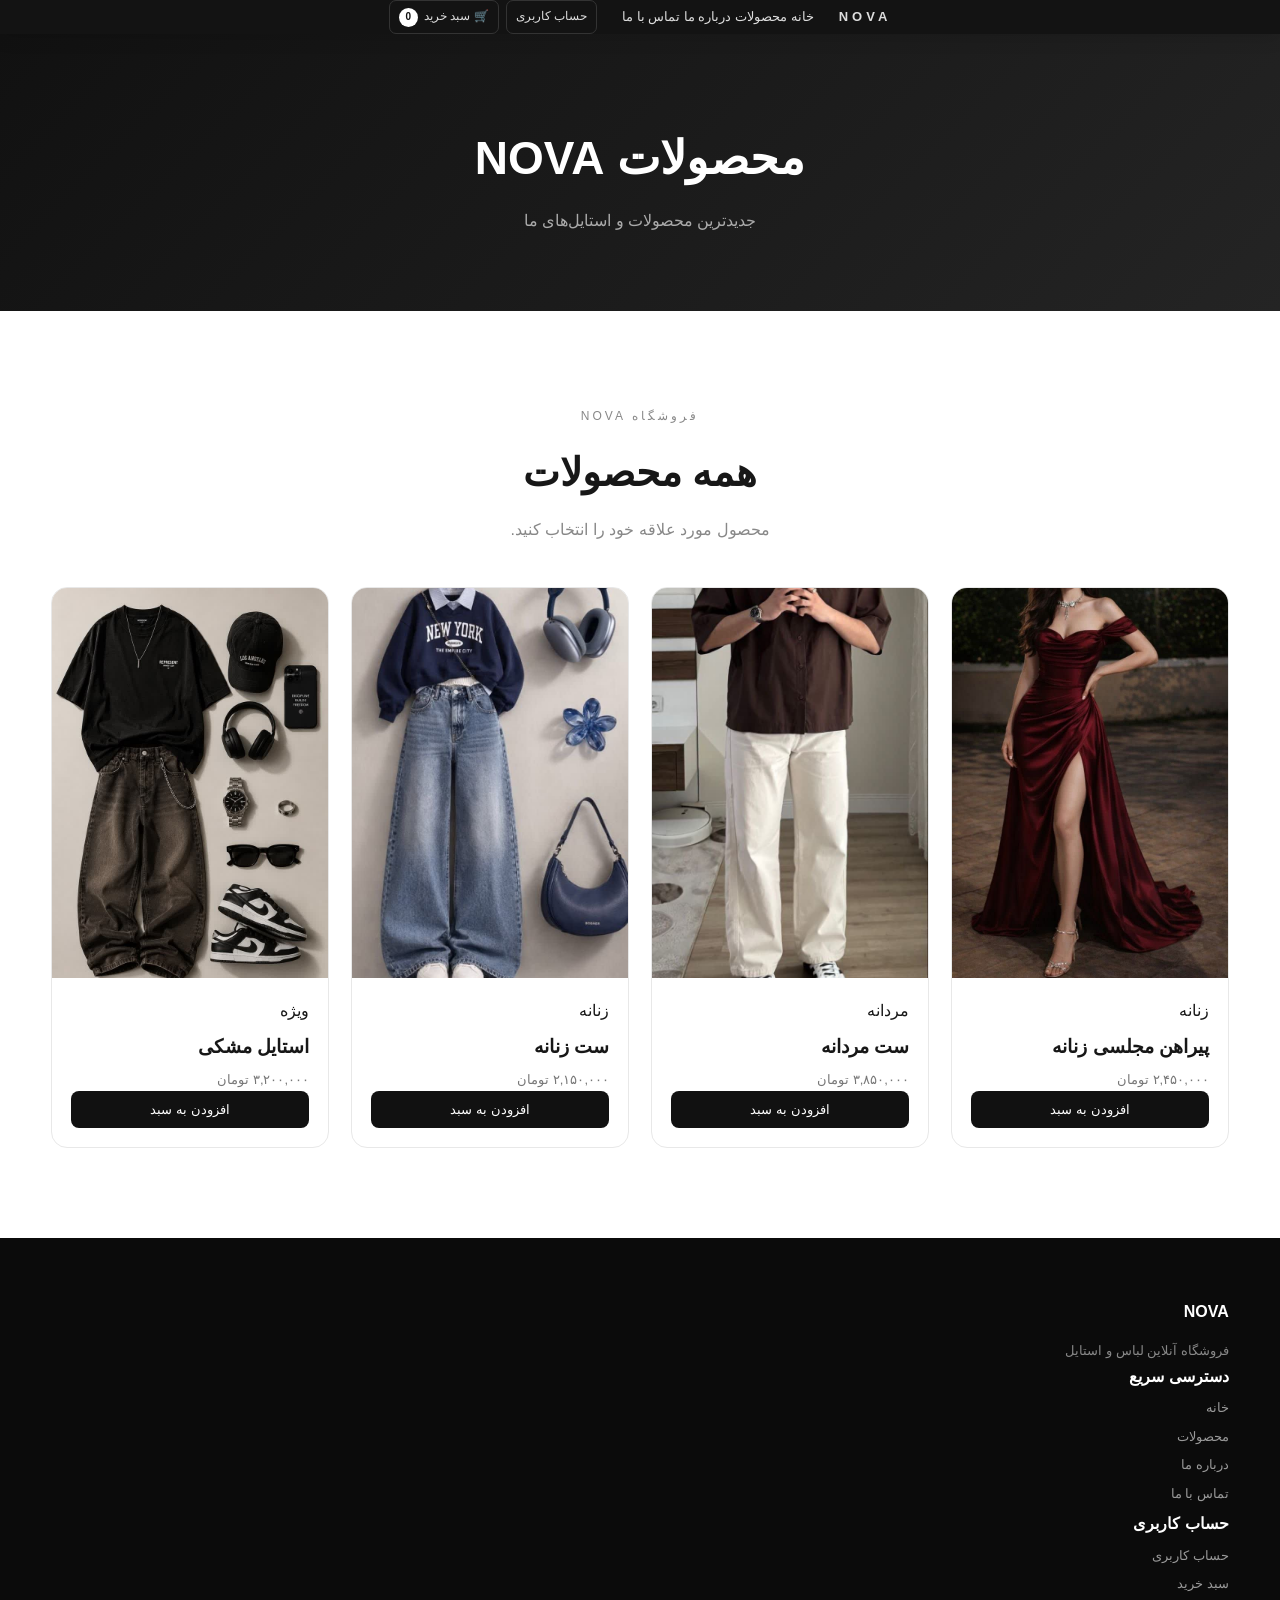
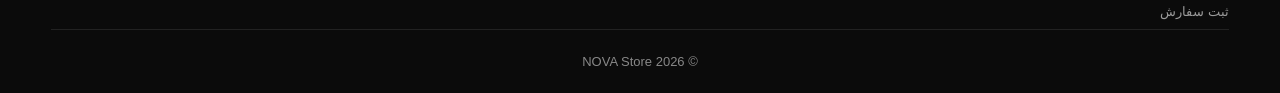
<file: products.html>
<!DOCTYPE html>
<html lang="fa" dir="rtl">

<head>
    <meta charset="UTF-8">

    <meta name="viewport"
          content="width=device-width, initial-scale=1.0">

    <title>محصولات | NOVA Store</title>

    <link rel="stylesheet" href="style.css">
</head>

<body>


<!-- ================= HEADER ================= -->

<header class="header">

    <div class="container navigation">

        <!-- لوگو -->
        <a href="index.html" class="logo">
            NOVA
        </a>


        <!-- منوی سایت -->
        <nav>

            <a href="index.html">
                خانه
            </a>

            <a href="products.html">
                محصولات
            </a>

            <a href="about.html">
                درباره ما
            </a>

            <a href="contact.html">
                تماس با ما
            </a>

        </nav>


        <!-- دکمه‌های سمت راست -->
        <div class="header-actions">

            <a href="account.html">
                حساب کاربری
            </a>

            <a href="cart.html">
                🛒 سبد خرید
                <b id="cartCount">0</b>
            </a>

            <button id="menuBtn"
                    class="menu-btn">
                ☰
            </button>

        </div>

    </div>

</header>



<!-- ================= PAGE TITLE ================= -->

<section class="page-title">

    <div class="container">

        <h1>
            محصولات NOVA
        </h1>

        <p>
            جدیدترین محصولات و استایل‌های ما
        </p>

    </div>

</section>



<!-- ================= PRODUCTS ================= -->

<section class="products-section">

    <div class="container">

        <div class="section-title">

            <span>
                فروشگاه NOVA
            </span>

            <h2>
                همه محصولات
            </h2>

            <p>
                محصول مورد علاقه خود را انتخاب کنید.
            </p>

        </div>


        <div class="products-grid">


            <!-- محصول ۱ -->

            <article class="product-card">

                <a href="product.html?id=1"
                   class="product-image">

                    <img src="images/product1.jpg"
                         alt="اپیراهن مجلسی زنانه">

                </a>


                <div class="product-info">

                    <span class="product-category">
                       زنانه
                    </span>

                    <h3>
                      پیراهن مجلسی زنانه
                    </h3>

                    <p class="product-price">
                        ۲,۴۵۰,۰۰۰ تومان
                    </p>


                    <button
                        class="add-cart"
                        data-id="1"
                        data-name="اپیراهن مجلسی زنانه"
                        data-price="2450000"
                        data-image="images/product1.jpg">

                        افزودن به سبد

                    </button>

                </div>

            </article>



            <!-- محصول ۲ -->

            <article class="product-card">

                <a href="product.html?id=2"
                   class="product-image">

                    <img src="images/product2.jpg"
                         alt="ست مردانه">

                </a>


                <div class="product-info">

                    <span class="product-category">
                        مردانه
                    </span>

                    <h3>
                        ست مردانه
                    </h3>

                    <p class="product-price">
                        ۳,۸۵۰,۰۰۰ تومان
                    </p>


                    <button
                        class="add-cart"
                        data-id="2"
                        data-name="ست مردانه"
                        data-price="3850000"
                        data-image="images/product2.jpg">

                        افزودن به سبد

                    </button>

                </div>

            </article>



            <!-- محصول ۳ -->

            <article class="product-card">


<a href="product.html?id=3"
                   class="product-image">

                    <img src="images/product3.jpg"
                         alt="ست زنانه">

                </a>


                <div class="product-info">

                    <span class="product-category">
                      زنانه 
                    </span>

                    <h3>
                        ست زنانه
                    </h3>

                    <p class="product-price">
                        ۲,۱۵۰,۰۰۰ تومان
                    </p>


                    <button
                        class="add-cart"
                        data-id="3"
                        data-name="ست زنانه"
                        data-price="2150000"
                        data-image="images/product3.jpg">

                        افزودن به سبد

                    </button>

                </div>

            </article>



            <!-- محصول ۴ -->

            <article class="product-card">

                <a href="product.html?id=4"
                   class="product-image">

                    <img src="images/product4.jpg"
                         alt="استایل مشکی">

                </a>


                <div class="product-info">

                    <span class="product-category">
                        ویژه
                    </span>

                    <h3>
                        استایل مشکی
                    </h3>

                    <p class="product-price">
                        ۳,۲۰۰,۰۰۰ تومان
                    </p>


                    <button
                        class="add-cart"
                        data-id="4"
                        data-name="استایل مشکی"
                        data-price="3200000"
                        data-image="images/product4.jpg">

                        افزودن به سبد

                    </button>

                </div>

            </article>


        </div>

    </div>

</section>



<!-- ================= FOOTER ================= -->

<footer class="footer">

    <div class="container">

        <div class="footer-content">

            <div>

                <h3>
                    NOVA
                </h3>

                <p>
                    فروشگاه آنلاین لباس و استایل
                </p>

            </div>


            <div>

                <h4>
                    دسترسی سریع
                </h4>

                <a href="index.html">
                    خانه
                </a>

                <a href="products.html">
                    محصولات
                </a>

                <a href="about.html">
                    درباره ما
                </a>

                <a href="contact.html">
                    تماس با ما
                </a>

            </div>


            <div>

                <h4>
                    حساب کاربری
                </h4>

                <a href="account.html">
                    حساب کاربری
                </a>

                <a href="cart.html">
                    سبد خرید
                </a>

                <a href="order.html">
                    ثبت سفارش
                </a>

            </div>

        </div>


        <div class="footer-bottom">

            <p>
                © 2026 NOVA Store
            </p>

        </div>

    </div>

</footer>



<!-- ================= JAVASCRIPT ================= -->

<script src="script.js"></script>

</body>

</html>
</file>
<file: style.css>
/* =========================================================
   NOVA STORE
   COMPLETE STYLE.CSS
========================================================= */


/* =========================================================
   01 - RESET & GLOBAL
========================================================= */

* {
    margin: 0;
    padding: 0;
    box-sizing: border-box;
}

html {
    scroll-behavior: smooth;
}

body {
    font-family: Tahoma, Arial, sans-serif;
    background: #f6f6f4;
    color: #171717;
    line-height: 1.8;
}

body,
input,
textarea,
select,
button {
    font-family: Tahoma, Arial, sans-serif;
}

img {
    width: 100%;
    display: block;
}

a {
    color: inherit;
    text-decoration: none;
}

button {
    cursor: pointer;
}

.container {
    width: min(1180px, 92%);
    margin: 0 auto;
}

.section-label {
    color: #888;
    font-size: 12px;
    letter-spacing: 3px;
}


/* =========================================================
   02 - HEADER
========================================================= */

.header {
    position: sticky;
    top: 0;
    z-index: 1000;
    width: 100%;
    background: rgba(15, 15, 15, 0.98);
    color: white;
    box-shadow: 0 4px 18px rgba(0, 0, 0, .12);
}

/* هدر کوچک‌تر */
.header-inner {
    min-height: 58px;
    display: flex;
    align-items: center;
    justify-content: space-between;
    gap: 22px;
}

.logo {
    flex-shrink: 0;
    font-size: 24px;
    font-weight: 900;
    letter-spacing: 4px;
    color: white;
}

/* منوی اصلی */
.navigation {
    display: flex;
    align-items: center;
    justify-content: center;
    gap: 25px;
    margin-right: auto;
    margin-left: auto;
}

.navigation a {
    color: #ddd;
    font-size: 13px;
    transition: .25s;
    white-space: nowrap;
}

.navigation a:hover {
    color: white;
}

/* دکمه‌های سمت چپ */
.header-actions {
    display: flex;
    align-items: center;
    gap: 7px;
    flex-shrink: 0;
}

.header-actions > a {
    border: 1px solid #333;
    border-radius: 7px;
    padding: 5px 9px;
    font-size: 12px;
    transition: .25s;
    white-space: nowrap;
}

.header-actions > a:hover {
    background: white;
    color: #111;
}

.header-actions b {
    display: inline-flex;
    align-items: center;
    justify-content: center;
    width: 19px;
    height: 19px;
    margin-right: 3px;
    border-radius: 50%;
    background: white;
    color: #111;
    font-size: 10px;
}

/* دکمه موبایل */
.menu-btn {
    display: none;
    border: 0;
    background: transparent;
    color: white;
    font-size: 25px;
    padding: 3px;
}


/* =========================================================
   03 - HERO
========================================================= */

.hero {
    min-height: 650px;
    display: flex;
    align-items: center;

    background:
        linear-gradient(90deg, rgba(0,0,0,.82), rgba(0,0,0,.25)),
        url("images/product4.jpg") center/cover no-repeat;
}

.hero-text {
    max-width: 650px;
    color: white;
}

.small-title {
    color: #ccc;
    font-size: 13px;
    letter-spacing: 4px;
}

.hero h1 {
    margin: 18px 0;
    font-size: clamp(45px, 7vw, 82px);
    line-height: 1.1;
}

.hero p {
    max-width: 560px;
    color: #ddd;
    font-size: 17px;
    margin-bottom: 28px;
}

.hero-buttons {
    display: flex;
    gap: 12px;
    flex-wrap: wrap;
}

.primary-btn,
.secondary-btn,
.outline-btn {
    display: inline-flex;
    align-items: center;
    justify-content: center;
    padding: 12px 25px;
    border-radius: 9px;
    font-weight: bold;
    transition: .3s;
}

.primary-btn {
    background: white;
    color: #111;
}

.primary-btn:hover {
    transform: translateY(-3px);
    background: #e5e5e5;
}

.secondary-btn {
    border: 1px solid white;
    color: white;
}

.secondary-btn:hover {
    background: white;
    color: #111;
}


/* =========================================================
   04 - FEATURES
========================================================= */

.features {
    background: white;
    border-bottom: 1px solid #eee;
}

.features-grid {
    display: grid;
    grid-template-columns: repeat(4, 1fr);
}

.feature {
    display: flex;
    align-items: center;
    gap: 14px;
    padding: 27px 20px;
    border-left: 1px solid #eee;
}

.feature:last-child {
    border-left: 0;
}

.feature-icon {
    width: 47px;
    height: 47px;
    flex-shrink: 0;
    display: flex;
    align-items: center;
    justify-content: center;
    background: #f2f2f2;
    border-radius: 50%;
}

.feature h3 {
    font-size: 14px;
}

.feature p {
    color: #888;
    font-size: 11px;
}


/* =========================================================
   05 - SECTION TITLES
========================================================= */

.section-title {
    text-align: center;
    margin-bottom: 42px;
}

.section-title span {
    color: #888;
    font-size: 12px;
    letter-spacing: 3px;
}

.section-title h2 {
    margin: 8px 0;
    font-size: 39px;
}

.section-title p {
    color: #888;
}


/* =========================================================
   06 - PRODUCTS
========================================================= */

.products-section {
    padding: 90px 0;
    background: white;
}

.products-grid {
    display: grid;
    grid-template-columns: repeat(4, 1fr);
    gap: 22px;
}

.product-card {
    overflow: hidden;
    background: white;
    border: 1px solid #e8e8e8;
    border-radius: 16px;
    transition: .35s;
}

.product-card:hover {
    transform: translateY(-8px);
    box-shadow: 0 20px 45px rgba(0,0,0,.10);
}

.product-image {
    position: relative;
    display: block;
    height: 390px;
    overflow: hidden;
    background: #eee;
}

.product-image img {
    height: 100%;
    object-fit: cover;
    transition: .5s;
}

.product-card:hover .product-image img {
    transform: scale(1.05);
}

.product-tag {
    position: absolute;
    top: 14px;
    right: 14px;
    padding: 5px 10px;
    border-radius: 6px;
    background: #111;
    color: white;
    font-size: 11px;
}

.product-info {
    padding: 19px;
}

.product-info h3 {
    margin: 4px 0;
    font-size: 19px;
}

.product-info p {
    color: #777;
    font-size: 13px;
}

.product-bottom {
    display: flex;
    flex-direction: column;
    gap: 10px;
    margin-top: 15px;
}

.add-cart {
    width: 100%;
    padding: 11px;
    border: 0;
    border-radius: 8px;
    background: #111;
    color: white;
    transition: .25s;
}

.add-cart:hover {
    background: #333;
    transform: translateY(-2px);
}

.center-button {
    text-align: center;
    margin-top: 40px;
}


/* =========================================================
   07 - PAGE TITLE
========================================================= */

.page-title {
    padding: 75px 20px;
    text-align: center;
    background: linear-gradient(135deg, #111, #242424);
    color: white;
}

.page-title h1 {
    margin: 8px 0;
    font-size: 46px;
}

.page-title p {
    color: #aaa;
}


/* =========================================================
   08 - ABOUT
========================================================= */

.about-preview {
    padding: 95px 0;
    background: #111;
    color: white;
}

.about-grid {
    display: grid;
    grid-template-columns: 1fr 1fr;
    align-items: center;
    gap: 65px;
}

.about-text h2 {
    margin: 10px 0 20px;
    font-size: 45px;
    line-height: 1.3;
}

.about-text p {
    max-width: 600px;
    color: #aaa;
    margin-bottom: 22px;
}

.about-box {
    min-height: 350px;
    display: flex;
    flex-direction: column;
    align-items: center;
    justify-content: center;
    border: 1px solid #444;
    border-radius: 20px;
    transition: .3s;
}

.about-box:hover {
    transform: translateY(-5px);
    border-color: #777;
}

.about-box strong {
    font-size: 65px;
    letter-spacing: 10px;
}

.about-box span {
    color: #888;
    font-size: 11px;
    letter-spacing: 3px;
}


/* =========================================================
   09 - ABOUT PAGE
========================================================= */

.about-page {
    padding: 80px 0;
    background: #f6f6f4;
}

.about-page-grid {
    display: grid;
    grid-template-columns: 1fr 1fr;
    gap: 30px;
}

.summary-empty {
    padding: 17px;
    border-radius: 10px;
    background: #f5f5f5;
    color: #888;
    font-size: 12px;
}

.summary-line,
.summary-total {
    display: flex;
    justify-content: space-between;
    padding: 15px 0;
    border-bottom: 1px solid #eee;
}

.summary-line span {
    color: #777;
}

.summary-total {
    border: 0;
    font-size: 16px;
}

.summary-total strong {
    font-size: 19px;
}

.edit-cart,
.back-cart {
    display: block;
    padding: 11px;
    text-align: center;
    border: 1px solid #ddd;
    border-radius: 9px;
    transition: .25s;
}

.edit-cart:hover,
.back-cart:hover {
    background: #111;
    color: white;
}

.secure-box {
    display: flex;
    gap: 12px;
    margin-top: 15px;
    padding: 17px;
    background: white;
    border: 1px solid #e7e7e7;
    border-radius: 15px;
}

.secure-box p {
    color: #888;
    font-size: 11px;
}


/* =========================================================
   10 - CART
========================================================= */

.cart-section {
    padding: 70px 0;
    min-height: 550px;
    background: #f5f5f3;
}

.cart-section .container {
    display: grid;
    grid-template-columns: 1fr 330px;
    gap: 25px;
    align-items: start;
}

#cartItems {
    display: flex;
    flex-direction: column;
    gap: 15px;
}

.cart-item {
    display: flex;
    align-items: center;
    gap: 18px;
    padding: 18px;
    background: white;
    border: 1px solid #e8e8e8;
    border-radius: 15px;
}

.cart-item img {
    width: 90px;
    height: 110px;
    object-fit: cover;
    border-radius: 10px;
}

.cart-item-info {
    flex: 1;
}

.cart-item-info h3 {
    font-size: 17px;
}

.cart-item-info p {
    color: #888;
    font-size: 13px;
}

.cart-quantity {
    display: flex;
    align-items: center;
    gap: 9px;
}

.cart-quantity button {
    width: 31px;
    height: 31px;
    border: 1px solid #ddd;
    border-radius: 7px;
    background: white;
}

.cart-remove {
    border: 0;
    background: #f1f1f1;
    border-radius: 7px;
    padding: 7px 10px;
}

.cart-summary {
    position: sticky;
    top: 80px;
    padding: 25px;
    background: white;
    border: 1px solid #e7e7e7;
    border-radius: 17px;
    box-shadow: 0 10px 35px rgba(0,0,0,.05);
}

.cart-summary h2 {
    margin-bottom: 20px;
}

.cart-summary p {
    display: flex;
    justify-content: space-between;
    padding: 12px 0;
    border-bottom: 1px solid #eee;
}

.empty-cart {
    display: none;
    grid-column: 1 / -1;
    padding: 70px 20px;
    text-align: center;
    background: white;
    border-radius: 18px;
}

.empty-cart h2 {
    margin-bottom: 8px;
}

.empty-cart p {
    color: #888;
    margin-bottom: 20px;
}

.btn {
    display: inline-flex;
    justify-content: center;
    align-items: center;
    padding: 12px 20px;
    margin-top: 18px;
    border-radius: 9px;
    background: #111;
    color: white;
    transition: .25s;
}

.btn:hover {
    background: #333;
    transform: translateY(-2px);
}


/* =========================================================
   11 - ACCOUNT
========================================================= */

.account-section {
    padding: 75px 0;
    background: #f5f5f3;
    min-height: 600px;
}

.account-container {
    display: grid;
    grid-template-columns: 1fr 1fr;
    gap: 25px;
}

.account-box {
    padding: 35px;
    background: white;
    border: 1px solid #e7e7e7;
    border-radius: 18px;
    box-shadow: 0 10px 35px rgba(0,0,0,.05);
}

.account-box h2 {
    margin-bottom: 5px;
    font-size: 25px;
}

.account-description {
    color: #888;
    font-size: 13px;
    margin-bottom: 25px;
}

.forgot-password {
    display: block;
    margin-top: 17px;
    text-align: center;
    color: #777;
    font-size: 12px;
}

.forgot-password:hover {
    color: #111;
}


/* =========================================================
   12 - CONTACT
========================================================= */

.contact-page {
    padding: 80px 0;
    background: #f5f5f3;
}

.about-content-card {
    padding: 35px;
    background: white;
    border: 1px solid #e8e8e8;
    border-radius: 18px;
    box-shadow: 0 10px 35px rgba(0,0,0,.04);
}

.about-content-card h2 {
    margin-bottom: 12px;
    font-size: 26px;
}

.about-content-card p {
    color: #777;
}

.about-stat-grid {
    display: grid;
    grid-template-columns: repeat(3, 1fr);
    gap: 15px;
    margin-top: 25px;
}

.about-stat {
    padding: 22px 10px;
    text-align: center;
    border-radius: 12px;
    background: #f5f5f5;
}

.about-stat strong {
    display: block;
    font-size: 25px;
}

.about-stat span {
    color: #888;
    font-size: 11px;
}


/* =========================================================
   13 - ORDER / CHECKOUT
========================================================= */

.checkout-section,
.order-section {
    padding: 70px 0;
    background: #f5f5f3;
}

.checkout-layout,
.order-layout {
    display: grid;
    grid-template-columns: 1fr 360px;
    gap: 28px;
    align-items: start;
}

.checkout-form {
    display: flex;
    flex-direction: column;
    gap: 20px;
}

.form-card,
.order-form-box,
.order-summary {
    padding: 30px;
    background: white;
    border: 1px solid #e7e7e7;
    border-radius: 18px;
    box-shadow: 0 10px 35px rgba(0,0,0,.04);
}

.form-card-title {
    display: flex;
    align-items: center;
    gap: 15px;
    margin-bottom: 25px;
}

.form-card-title > span {
    width: 42px;
    height: 42px;
    display: flex;
    align-items: center;
    justify-content: center;
    flex-shrink: 0;
    border-radius: 50%;
    background: #111;
    color: white;
    font-weight: bold;
}

.form-card-title h2 {
    font-size: 20px;
}

.form-card-title p {
    color: #999;
    font-size: 12px;
}

.form-grid {
    display: grid;
    grid-template-columns: 1fr 1fr;
    gap: 18px;
}

.form-group {
    display: flex;
    flex-direction: column;
    gap: 7px;
    margin-bottom: 18px;
}

.form-group.full {
    grid-column: 1 / -1;
}

.form-group label {
    font-size: 13px;
    font-weight: bold;
}

.form-group input,
.form-group textarea,
.form-group select {
    width: 100%;
    padding: 13px 14px;
    border: 1px solid #ddd;
    border-radius: 10px;
    outline: none;
    background: #fafafa;
    font-size: 13px;
    transition: .25s;
}

.form-group textarea {
    resize: vertical;
}

.form-group input:focus,
.form-group textarea:focus,
.form-group select:focus {
    background: white;
    border-color: #111;
    box-shadow: 0 0 0 3px rgba(0,0,0,.05);
}

.payment-grid {
    display: grid;
    grid-template-columns: 1fr 1fr;
    gap: 14px;
}

.payment-card,
.payment-option {
    display: flex;
    align-items: center;
    gap: 10px;
    padding: 16px;
    border: 1px solid #ddd;
    border-radius: 11px;
    cursor: pointer;
}

.payment-card:hover,
.payment-option:hover {
    border-color: #111;
}

.payment-card input,
.payment-option input {
    accent-color: #111;
}

.payment-card strong {
    display: block;
}

.payment-card small {
    color: #888;
}

.final-order-btn,
.order-submit,
.contact-submit,
.account-submit {
    width: 100%;
    border: 0;
    border-radius: 10px;
    padding: 15px;
    background: #111;
    color: white;
    font-weight: bold;
    font-size: 14px;
    transition: .25s;
}

.final-order-btn:hover,
.order-submit:hover,
.contact-submit:hover,
.account-submit:hover {
    background: #333;
    transform: translateY(-2px);
}

.checkout-summary {
    position: sticky;
    top: 80px;
}

.summary-card {
    padding: 25px;
    background: white;
    border: 1px solid #e7e7e7;
    border-radius: 18px;
    box-shadow: 0 10px 35px rgba(0,0,0,.05);
}

.summary-header {
    display: flex;
    align-items: center;
    justify-content: space-between;
    padding-bottom: 18px;
    margin-bottom: 18px;
    border-bottom: 1px solid #eee;
}

.summary-header h2 {
    font-size: 20px;
}

.summary-header span {
    font-weight: bold;
    letter-spacing: 3px;
}


/* =========================================================
   14 - CONTACT LAYOUT
========================================================= */

.contact-layout {
    display: grid;
    grid-template-columns: .85fr 1.15fr;
    gap: 30px;
    align-items: start;
}

.contact-info,
.contact-form-box {
    padding: 35px;
    background: white;
    border: 1px solid #e7e7e7;
    border-radius: 18px;
    box-shadow: 0 10px 35px rgba(0,0,0,.05);
}

.contact-info h2 {
    margin: 8px 0 15px;
    font-size: 30px;
}

.contact-info > p {
    color: #777;
    font-size: 14px;
    margin-bottom: 28px;
}

.contact-item {
    display: flex;
    align-items: center;
    gap: 15px;
    padding: 16px 0;
    border-top: 1px solid #eee;
}

.contact-item > span {
    width: 45px;
    height: 45px;
    display: flex;
    align-items: center;
    justify-content: center;
    border-radius: 50%;
    background: #f1f1f1;
}

.contact-item h3 {
    font-size: 14px;
}

.contact-item p {
    color: #888;
    font-size: 12px;
}

.contact-form-box h2 {
    margin-bottom: 25px;
}


/* =========================================================
   15 - ORDER PREVIEW
========================================================= */

.order-preview {
    padding: 70px 0;
    background: #eee;
}

.order-box {
    display: flex;
    align-items: center;
    justify-content: space-between;
    gap: 30px;
    padding: 35px;
    background: white;
    border-radius: 17px;
}

.order-box h2 {
    margin: 5px 0;
    font-size: 30px;
}

.order-box p {
    color: #777;
}


/* =========================================================
   16 - CONTACT CARDS
========================================================= */

.contact-preview {
    padding: 90px 0;
    background: white;
}

.contact-cards {
    display: grid;
    grid-template-columns: repeat(3, 1fr);
    gap: 20px;
}

.contact-card {
    padding: 30px;
    text-align: center;
    background: #fafafa;
    border: 1px solid #eee;
    border-radius: 15px;
    transition: .3s;
}

.contact-card:hover {
    transform: translateY(-6px);
    box-shadow: 0 15px 35px rgba(0,0,0,.08);
}

.contact-card > span {
    font-size: 32px;
}

.contact-card h3 {
    margin: 8px 0;
}

.contact-card p {
    color: #777;
    font-size: 13px;
}


/* =========================================================
   17 - FOOTER
========================================================= */

.footer {
    padding-top: 60px;
    background: #0b0b0b;
    color: white;
}

.footer-grid {
    display: grid;
    grid-template-columns: 2fr 1fr 1fr 1fr;
    gap: 45px;
    padding-bottom: 45px;
}

.footer h3 {
    font-size: 16px;
    margin-bottom: 12px;
}

.footer p {
    color: #888;
    font-size: 13px;
}

.footer-logo {
    display: block;
    font-size: 29px !important;
    font-weight: 900;
    letter-spacing: 5px;
    color: white !important;
}

.footer a {
    display: block;
    width: fit-content;
    margin: 5px 0;
    color: #999;
    font-size: 13px;
    transition: .25s;
}

.footer a:hover {
    color: white;
}

.footer-bottom {
    padding: 20px;
    text-align: center;
    border-top: 1px solid #222;
}


/* =========================================================
   18 - MOBILE
========================================================= */

@media (max-width: 1050px) {

    .products-grid {
        grid-template-columns: repeat(2, 1fr);
    }

    .features-grid {
        grid-template-columns: repeat(2, 1fr);
    }

    .about-grid {
        grid-template-columns: 1fr;
    }

    .checkout-layout,
    .order-layout {
        grid-template-columns: 1fr;
    }

    .checkout-summary {
        position: static;
    }

    .account-container {
        grid-template-columns: 1fr;
    }

    .contact-layout {
        grid-template-columns: 1fr;
    }

    .cart-section .container {
        grid-template-columns: 1fr;
    }

    .cart-summary {
        position: static;
    }
}


@media (max-width: 750px) {

    .header-inner {
        min-height: 54px;
    }

    .logo {
        font-size: 21px;
        letter-spacing: 3px;
    }

    .header-actions {
        margin-right: auto;
    }

    .header-actions > a {
        padding: 4px 7px;
        font-size: 11px;
    }

    .header-actions > a:first-child {
        display: none;
    }

    .menu-btn {
        display: block;
    }

    .navigation {
        display: none;
        position: absolute;
        top: 54px;
        right: 0;
        width: 100%;
        padding: 18px;
        flex-direction: column;
        gap: 14px;
        background: #111;
        border-top: 1px solid #333;
        box-shadow: 0 10px 20px rgba(0,0,0,.2);
    }

    .navigation.active {
        display: flex;
    }

    .hero {
        min-height: 560px;
    }

    .hero h1 {
        font-size: 45px;
    }

    .features-grid {
        grid-template-columns: 1fr;
    }

    .feature {
        border-left: 0;
        border-bottom: 1px solid #eee;
    }

    .products-grid {
        grid-template-columns: 1fr;
    }

    .product-image {
        height: 420px;
    }

    .page-title {
        padding: 55px 15px;
    }

    .page-title h1 {
        font-size: 36px;
    }

    .form-grid {
        grid-template-columns: 1fr;
    }

    .form-group.full {
        grid-column: auto;
    }

    .payment-grid {
        grid-template-columns: 1fr;
    }

    .about-page-grid {
        grid-template-columns: 1fr;
    }

    .contact-cards {
        grid-template-columns: 1fr;
    }

    .order-box {
        flex-direction: column;
        align-items: flex-start;
    }

    .footer-grid {
        grid-template-columns: 1fr;
        text-align: center;
    }

    .footer a {
        margin-left: auto;
        margin-right: auto;
    }
}


@media (max-width: 500px) {

    .container {
        width: 91%;
    }

    .hero h1 {
        font-size: 39px;
    }

    .hero-buttons {
        flex-direction: column;
        align-items: stretch;
    }

    .section-title h2 {
        font-size: 31px;
    }

    .form-card,
    .order-form-box,
    .order-summary,
    .account-box,
    .contact-info,
    .contact-form-box {
        padding: 22px;
    }

    .cart-item {
        flex-wrap: wrap;
    }

    .cart-item img {
        width: 75px;
        height: 90px;
    }

    .about-stat-grid {
        grid-template-columns: 1fr;
    }
}
</file>
